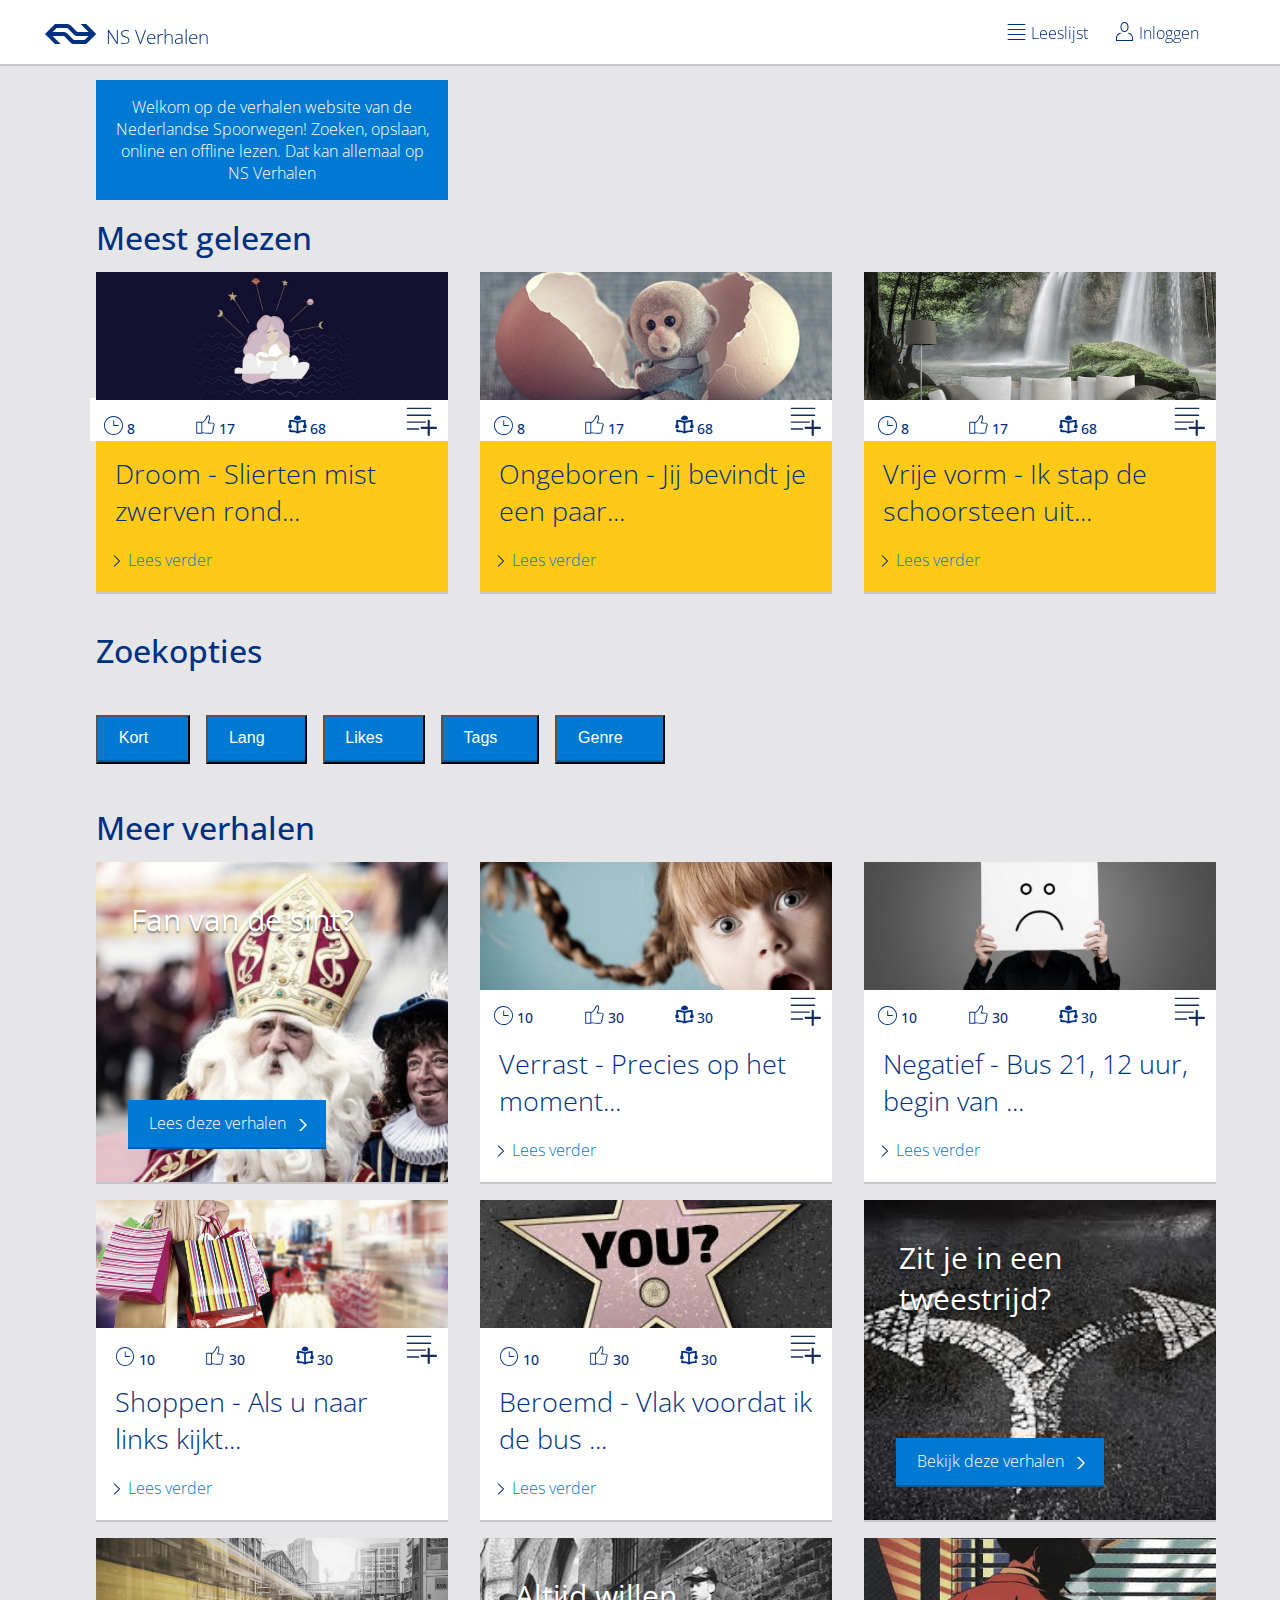
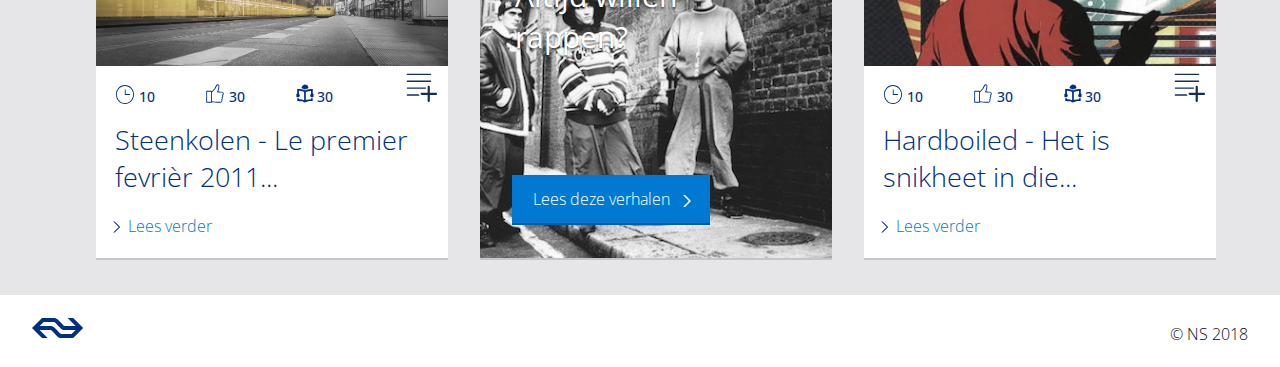
<file: NSVerhalen/index.html>
<!DOCTYPE html>
<html lang="nl">
<head>
  <meta charset="UTF-8">
  <meta name="viewport" content="width=device-width, initial-scale=1.0">
  <meta http-equiv="X-UA-Compatible" content="ie=edge">
  <title>NS Verhalen website</title>
  <link rel="stylesheet" href="css/main.css">
  <link href="https://fonts.googleapis.com/css?family=Open+Sans" rel="stylesheet">
</head>
<body>
  <header>
    <a href="index.html"><img src="img/logons.svg" alt=""><h1>NS Verhalen</h1></a>
    <nav>
      <ul>
        <li><a href="inloggenform.html">Leeslijst</a></li>
        <li><a href="inloggenform.html">Inloggen</a></li>
      </ul>
    </nav>
    <nav>
      <ul>
        <li><a href="#"><img src="img/lijst.svg" alt=""></a></li>
        <li><a href="inloggenform.html"><img src="img/account.svg" alt=""></a></li>
      </ul>
    </nav>
  </header>

  <main>
    <section>
      <p>Welkom op de verhalen website van de Nederlandse 
        Spoorwegen! Zoeken, opslaan, online en offline lezen. Dat kan allemaal op NS Verhalen</p>
      <h2>Meest gelezen</h2>
      <div>
        <article>
          <a href="droom.html"><img src="demoverhalen/imagedroom.jpg" alt=""></a>
          <footer>
            <p>8</p>
            <p>17</p>
            <p>68</p>
          </footer>
          <h3><a href="#">Droom - Slierten mist zwerven rond...</a></h3>
          <header>
            <a href="inloggenform.html"><img src="img/toevoegen_add.svg" alt=""></a>
            <p>+1</p>
          </header>
          <a href="droom.html">Lees verder</a>
        </article>
        <article>
          <a href="droom.html"><img src="demoverhalen/imageverrast.jpg" alt=""></a>
          <footer>
            <p>8</p>
            <p>17</p>
            <p>68</p>
          </footer>
          <h3><a href="droom.html">Ongeboren - Jij bevindt je een paar...</a></h3>
          <header>
            <a href="inloggenform.html"><img src="img/toevoegen_add.svg" alt=""></a>
            <p>+1</p>
          </header>
          <a href="droom.html">Lees verder</a>
        </article>
        <article>
          <a href="#"><img src="demoverhalen/imageessentie.jpg" alt=""></a>
          <footer>
            <p>8</p>
            <p>17</p>
            <p>68</p>
          </footer>
          <h3><a href="demoverhalen/droom.html">Vrije vorm - Ik stap de schoorsteen uit...</a></h3>
          <header>
            <a href="inloggenform.html"><img src="img/toevoegen_add.svg" alt=""></a>
            <p>+1</p>
          </header>
          <a href="demoverhalen/droom.html">Lees verder</a>
        </article>
      </div>
    </section>

    <section>
          <h2>Zoekopties</h2>
          <form action="#">
            <fieldset>
              <span>
              <div>
                <button type="button" name="filter1">Kort</button>
                <button type="button" name="filter2">Lang</button>
                <button type="button" name="filter3">Likes</button>
                <button type="button" name="filter3">Tags</button>
                <button type="button" name="filter3">Genre</button>
                </div>
                </span>
            </fieldset>
          </form>
        </section>

    <section>
      <h2>Meer verhalen</h2>
      <div>
        <article>
          <a href="#"><img src="demoverhalen/sint.jpg" alt=""></a>
          <div>
            <h3><a href="#">Fan van de sint?</a></h3>
            <a href="#">Lees deze verhalen</a>
          </div>
        </article>
        <article>
          <a href="#"><img src="demoverhalen/imagenotitie.jpg" alt=""></a>
          <footer>
            <p>10</p>
            <p>30</p>
            <p>30</p>
          </footer>
          <h3><a href="#">Verrast - Precies op het moment...</a></h3>
          <header>
            <a href="inloggenform.html"><img src="img/toevoegen_add.svg" alt=""></a>
          </header>
          <a href="#">Lees verder</a>
        </article>
        <article>
          <a href="#"><img src="demoverhalen/imagenegative.jpg" alt=""></a>
          <footer>
            <p>10</p>
            <p>30</p>
            <p>30</p>
          </footer>
          <h3><a href="#">Negatief - Bus 21, 12 uur, begin van ...</a></h3>
          <header>
            <a href="inloggenform.html"><img src="img/toevoegen_add.svg" alt=""></a>
          </header>
          <a href="#">Lees verder</a>
        </article>
      </div>
      <div>
        <article>
          <a href="#"><img src="demoverhalen/imagestory.jpg" alt=""></a>
          <footer>
            <p>10</p>
            <p>30</p>
            <p>30</p>
          </footer>
          <h3><a href="#">Shoppen - Als u naar links kijkt...</a></h3>
          <header>
            <a href="inloggenform.html"><img src="img/toevoegen_add.svg" alt=""></a>
          </header>
          <a href="#">Lees verder</a>
        </article>
        <article>
          <a href="#"><img src="demoverhalen/imagechoice.jpeg" alt=""></a>
          <footer>
            <p>10</p>
            <p>30</p>
            <p>30</p>
          </footer>
          <h3><a href="#">Beroemd - Vlak voordat ik de bus ...</a></h3>
          <header>
            <a href="#"><img src="img/toevoegen_add.svg" alt=""></a>
          </header>
          <a href="#">Lees verder</a>
        </article>
        <article>
          <a href="#"><img src="demoverhalen/choice.jpeg" alt=""></a>
          <div>
            <h3><a href="#">Zit je in een tweestrijd?</a></h3>
            <a href="#">Bekijk deze verhalen</a>
          </div>
        </article>
      </div>
      <div>
        <article>
          <a href="#"><img src="demoverhalen/imageblur.png" alt=""></a>
          <footer>
            <p>10</p>
            <p>30</p>
            <p>30</p>
          </footer>
          <h3><a href="#">Steenkolen - Le premier fevrièr 2011...</a></h3>
          <header>
            <a href="#"><img src="img/toevoegen_add.svg" alt=""></a>
          </header>
          <a href="#">Lees verder</a>
        </article>
        <article>
          <a href="#"><img src="demoverhalen/rap.jpg" alt=""></a>
          <div>
            <h3><a href="#">Altijd willen rappen?</a></h3>
            <a href="#">Lees deze verhalen</a>
          </div>
        </article>
        <article>
          <a href="#"><img src="demoverhalen/imageregenboog.jpg" alt=""></a>
          <footer>
            <p>10</p>
            <p>30</p>
            <p>30</p>
          </footer>
          <h3><a href="#">Hardboiled - Het is snikheet in die...</a></h3>
          <header>
            <a href="#"><img src="img/toevoegen_add.svg" alt=""></a>
          </header>
          <a href="#">Lees verder</a>
        </article>
      </div>
    </section>
  </main>

  <footer>
    <p>&copy; NS 2018</p>
    <a href="index.html"><img src="img/logons.svg" alt=""></a>
  </footer>

  <!-- <script type="text/javascript" src="js/save.js"></script> -->


</body>
</html>
</file>
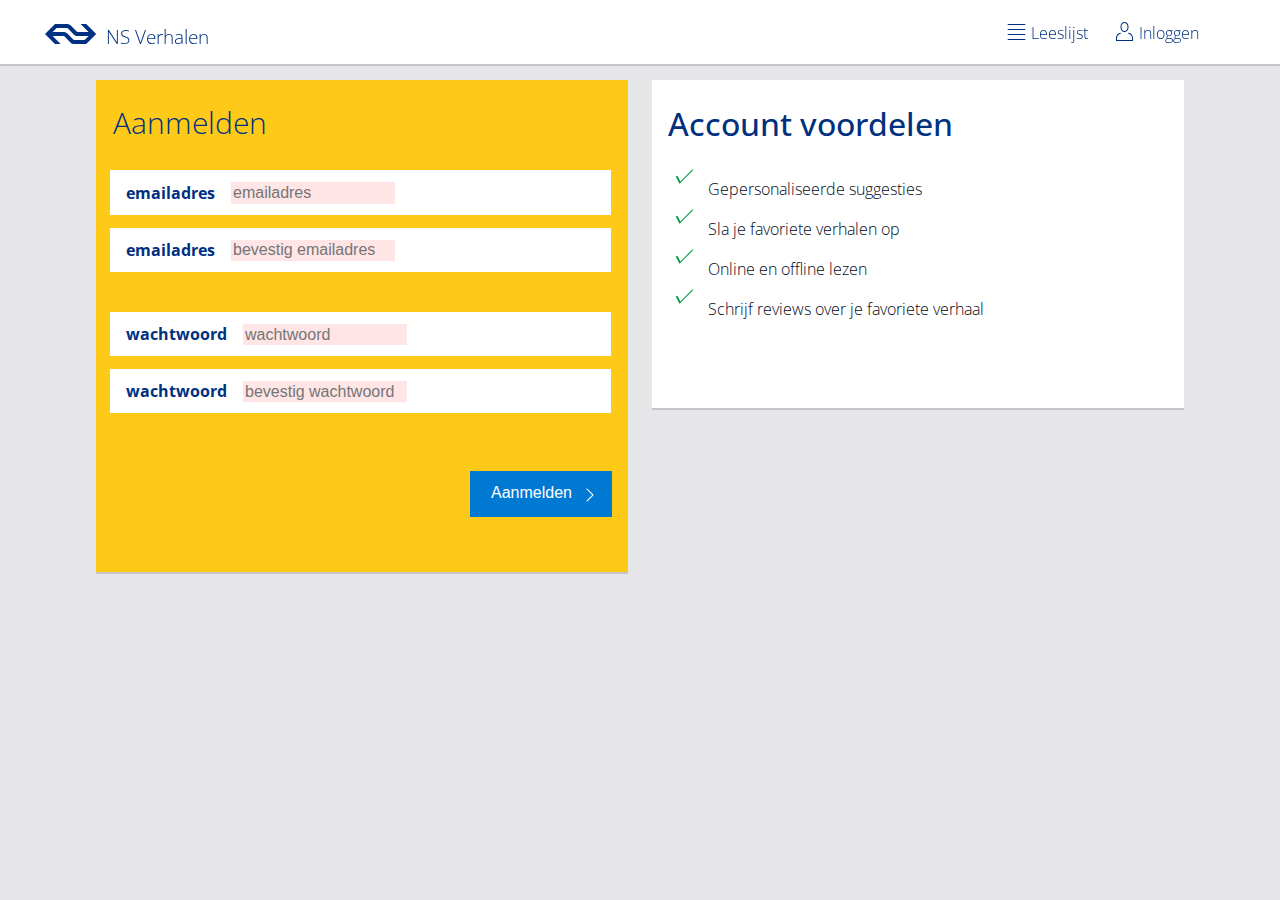
<file: NSVerhalen/aanmeldenform.html>
<!DOCTYPE html>
<html lang="nl">
<head>
  <meta charset="UTF-8">
  <meta name="viewport" content="width=device-width, initial-scale=1.0">
  <meta http-equiv="X-UA-Compatible" content="ie=edge">
  <title>NS Verhalen Aanmelden</title>
  <link rel="stylesheet" href="css/aanmelden.css">
  <link href="https://fonts.googleapis.com/css?family=Open+Sans" rel="stylesheet">
</head>
<body>
  <header>
    <a href="index.html"><img src="img/logons.svg" alt=""><h1>NS Verhalen</h1></a>
    <nav>
      <ul>
        <li><a href="inloggenform.html">Leeslijst</a></li>
        <li><a href="inloggenform.html">Inloggen</a></li>
      </ul>
    </nav>
    <nav>
      <ul>
        <li><a href="inloggenform.html"><img src="img/lijst.svg" alt=""></a></li>
        <li><a href="inloggenform.html"><img src="img/account.svg" alt=""></a></li>
      </ul>
    </nav>
  </header>

  <main>
    <form action="index2.html" method="get">
      <fieldset>
        <input type="radio" id="aanmelden" name="aanmeldenform" checked><label for="aanmelden">Aanmelden</label>
      </fieldset>
      <div>
        <fieldset>
          <label for="email_aanmelden">Emailadres<input id="email_aanmelden" type="email" required placeholder="emailadres"></label>
          <label for="email_aanmelden">Emailadres<input id="email_aanmelden2" type="email" required placeholder="bevestig emailadres"></label>
          <label for="wachtwoord_aanmelden">Wachtwoord<input id="wachtwoord_aanmelden" type="password" required pattern="(?=.*\d)(?=.*[a-z])(?=.*[A-Z]).{8,}" placeholder="wachtwoord"></label>
          <label for="wachtwoord_aanmelden">Wachtwoord<input id="wachtwoord_aanmelden2" type="password" required pattern="(?=.*\d)(?=.*[a-z])(?=.*[A-Z]).{8,}" placeholder="bevestig wachtwoord"></label>
        </fieldset>
        <button type="submit" name="aanmelden">Aanmelden</button>
      </div>
    </form>

    <section>
      <h2>Account voordelen</h2>
      <ul>
        <li>Gepersonaliseerde suggesties</li>
        <li>Sla je favoriete verhalen op</li>
        <li>Online en offline lezen</li>
        <li>Schrijf reviews over je favoriete verhaal</li>
      </ul>
    </section>

  </main>
</body>
</html>
</file>
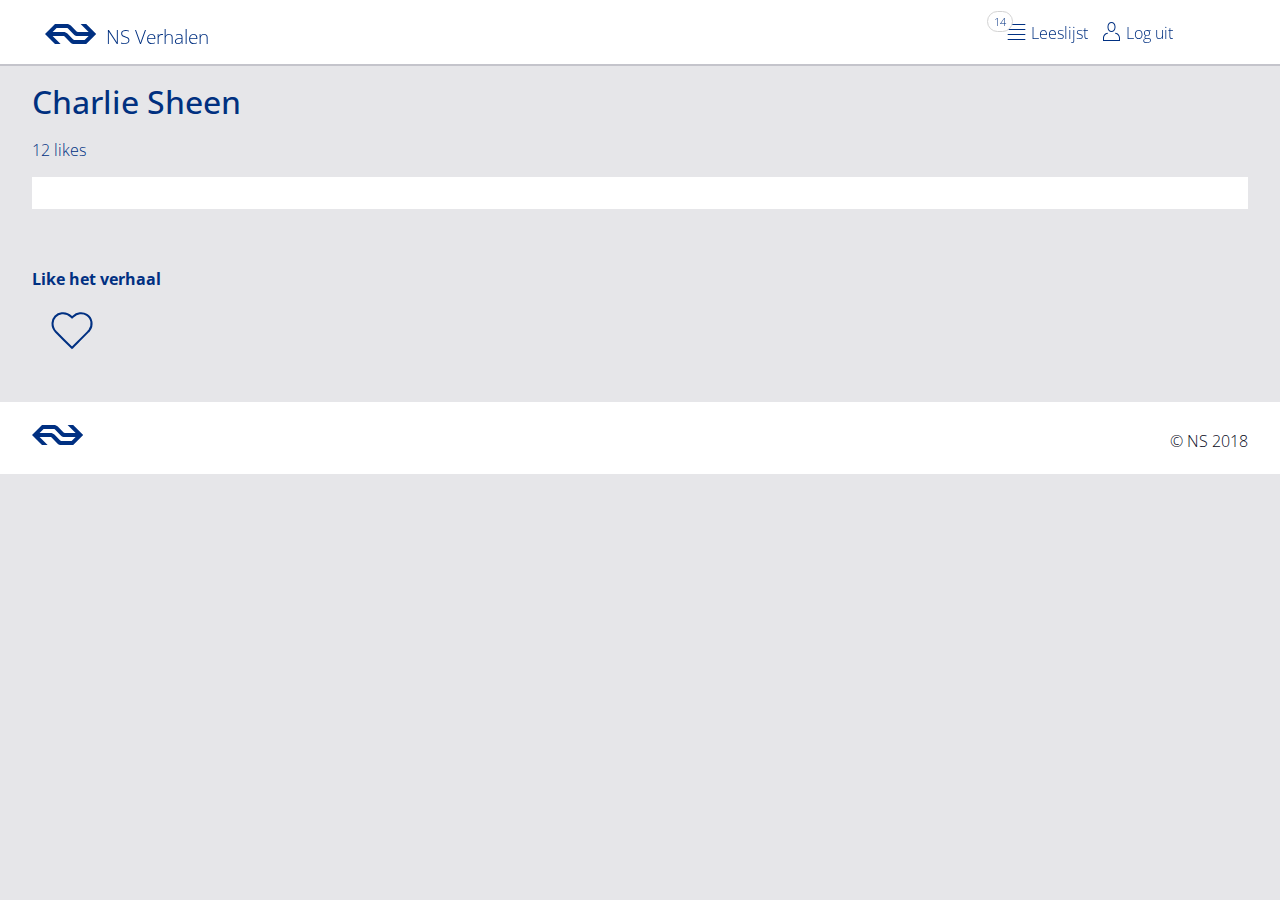
<file: NSVerhalen/charlie.html>
<!DOCTYPE html>
<html lang="nl">
<head>
  <meta charset="UTF-8">
  <meta name="viewport" content="width=device-width, initial-scale=1.0">
  <meta http-equiv="X-UA-Compatible" content="ie=edge">
  <title>NS - Charlie Sheen</title>
  <link rel="stylesheet" href="css/verhaal.css">
  <link href="https://fonts.googleapis.com/css?family=Open+Sans" rel="stylesheet">
</head>
<body>
  <header>
    <a href="index2.html"><img src="img/logons.svg" alt=""><h1>NS Verhalen</h1></a>
    <nav>
      <ul>
        <li><a href="leeslijst.html">Leeslijst</a></li>
        <li><a href="inloggenform.html">Log uit</a></li>
      </ul>
    </nav>
    <nav>
      <ul>
        <li><a href="leeslijst.html"><img src="img/lijst.svg" alt=""></a></li>
        <li><a href="index.html"><img src="img/account.svg" alt=""></a></li>
      </ul>
    </nav>
    <p>14</p>
  </header>

  <main>
    <section>
      <h2>Charlie Sheen</h2>
      <p>12 likes</p>
    </section>
    <section>
    <!-- <img src="demoverhalen/ongeboren-des.png" alt=""> -->
    <!-- <img src="demoverhalen/ongeboren-tab.png" alt=""> -->
    <!-- <img src="demoverhalen/ongeboren-phone.png" alt=""> -->
    </section>
    <section>
      <h5>Like het verhaal</h5>
      <p>+1</p>
      <img src="img/hart_icoon.svg" alt="">
    </section>
  </main>

  <footer>
    <p>&copy; NS 2018</p>
    <a href="index.html"><img src="img/logons.svg" alt=""></a>
  </footer>

  <script type="text/javascript" src="js/liken.js"></script>



</body>
</html>
</file>
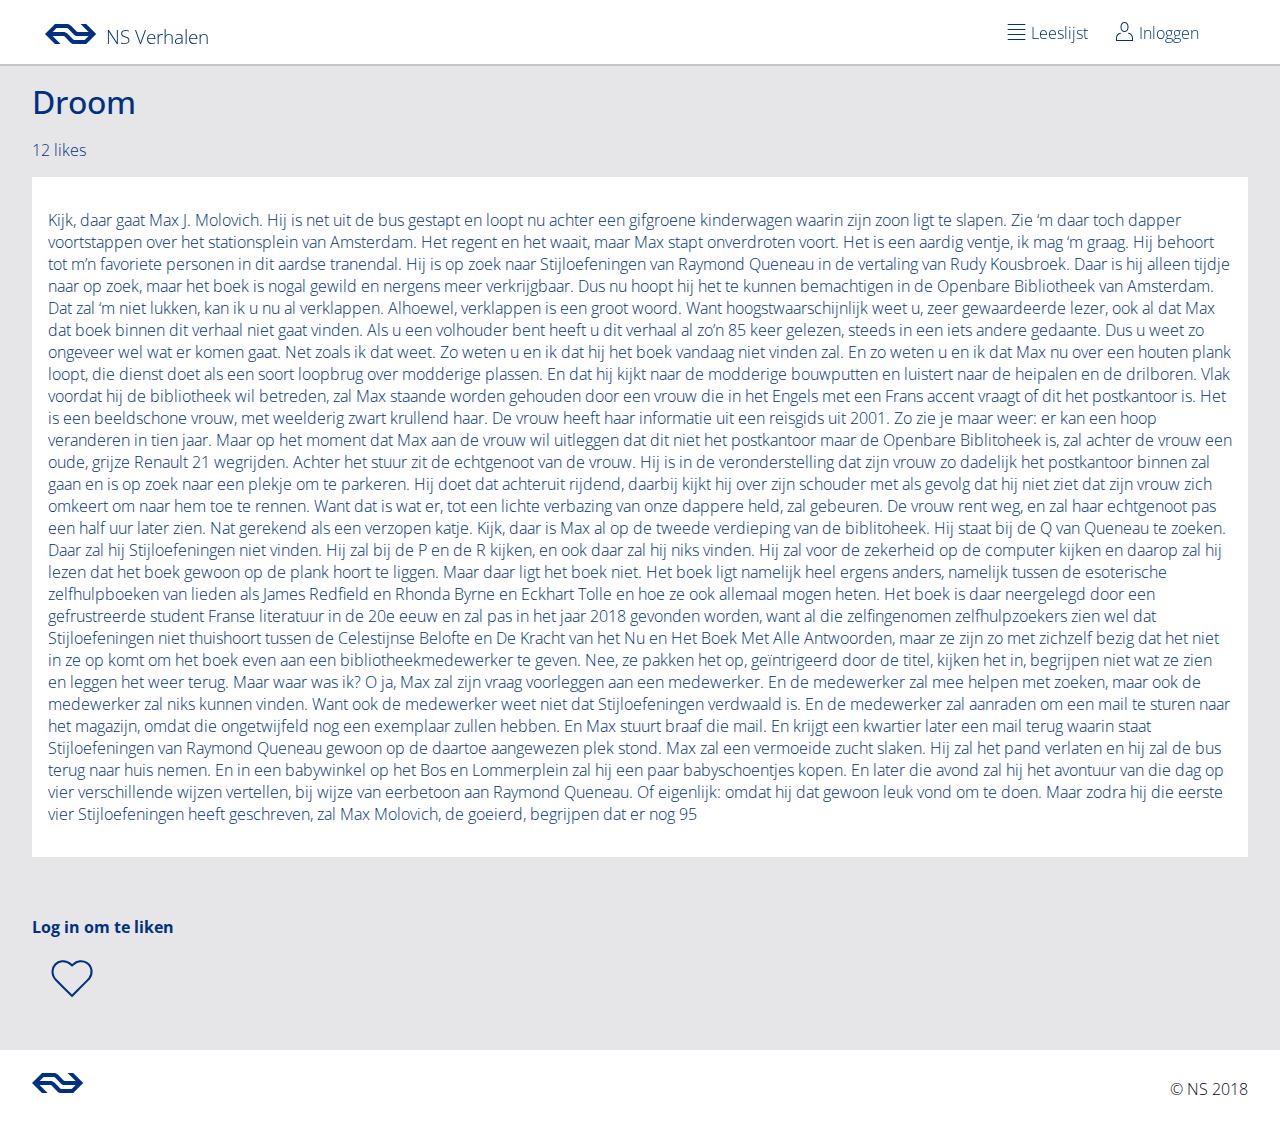
<file: NSVerhalen/droom.html>
<!DOCTYPE html>
<html lang="nl">
<head>
  <meta charset="UTF-8">
  <meta name="viewport" content="width=device-width, initial-scale=1.0">
  <meta http-equiv="X-UA-Compatible" content="ie=edge">
  <title>NS - Droom</title>
  <link rel="stylesheet" href="css/verhaal.css">
  <link href="https://fonts.googleapis.com/css?family=Open+Sans" rel="stylesheet">
</head>
<body>
  <header>
    <a href="index2.html"><img src="img/logons.svg" alt=""><h1>NS Verhalen</h1></a>
    <nav>
      <ul>
        <li><a href="inloggenform.html">Leeslijst</a></li>
        <li><a href="inloggenform.html">Inloggen</a></li>
      </ul>
    </nav>
    <nav>
      <ul>
        <li><a href="inloggenform.html"><img src="img/lijst.svg" alt=""></a></li>
        <li><a href="inloggenform.html"><img src="img/account.svg" alt=""></a></li>
      </ul>
    </nav>
    <!-- <p>8</p> -->
  </header>

  <main>
    <section>
      <h2>Droom</h2>
      <p>12 likes</p>
    </section>
    <section>
      <p>Kijk, daar gaat Max J. Molovich. Hij is net uit de bus gestapt en loopt nu achter een gifgroene kinderwagen waarin zijn zoon ligt te slapen. Zie ‘m daar toch dapper voortstappen over het stationsplein van Amsterdam. Het regent en het waait, maar Max stapt onverdroten voort. Het is een aardig ventje, ik mag ‘m graag. Hij behoort tot m’n favoriete personen in dit aardse tranendal. Hij is op zoek naar Stijloefeningen van Raymond Queneau in de vertaling van Rudy Kousbroek. Daar is hij alleen tijdje naar op zoek, maar het boek is nogal gewild en nergens meer verkrijgbaar. Dus nu hoopt hij het te kunnen bemachtigen in de Openbare Bibliotheek van Amsterdam. Dat zal ‘m niet lukken, kan ik u nu al verklappen. Alhoewel, verklappen is een groot woord. Want hoogstwaarschijnlijk weet u, zeer gewaardeerde lezer, ook al dat Max dat boek binnen dit verhaal niet gaat vinden. Als u een volhouder bent heeft u dit verhaal al zo’n 85 keer gelezen, steeds in een iets andere gedaante. Dus u weet zo ongeveer wel wat er komen gaat. Net zoals ik dat weet. Zo weten u en ik dat hij het boek vandaag niet vinden zal. En zo weten u en ik dat Max nu over een houten plank loopt, die dienst doet als een soort loopbrug over modderige plassen. En dat hij kijkt naar de modderige bouwputten en luistert naar de heipalen en de drilboren. Vlak voordat hij de bibliotheek wil betreden, zal Max staande worden gehouden door een vrouw die in het Engels met een Frans accent vraagt of dit het postkantoor is. Het is een beeldschone vrouw, met weelderig zwart krullend haar. De vrouw heeft haar informatie uit een reisgids uit 2001. Zo zie je maar weer: er kan een hoop veranderen in tien jaar. Maar op het moment dat Max aan de vrouw wil uitleggen dat dit niet het postkantoor maar de Openbare Biblitoheek is, zal achter de vrouw een oude, grijze Renault 21 wegrijden. Achter het stuur zit de echtgenoot van de vrouw. Hij is in de veronderstelling dat zijn vrouw zo dadelijk het postkantoor binnen zal gaan en is op zoek naar een plekje om te parkeren. Hij doet dat achteruit rijdend, daarbij kijkt hij over zijn schouder met als gevolg dat hij niet ziet dat zijn vrouw zich omkeert om naar hem toe te rennen. Want dat is wat er, tot een lichte verbazing van onze dappere held, zal gebeuren. De vrouw rent weg, en zal haar echtgenoot pas een half uur later zien. Nat gerekend als een verzopen katje. Kijk, daar is Max al op de tweede verdieping van de biblitoheek. Hij staat bij de Q van Queneau te zoeken. Daar zal hij Stijloefeningen niet vinden. Hij zal bij de P en de R kijken, en ook daar zal hij niks vinden. Hij zal voor de zekerheid op de computer kijken en daarop zal hij lezen dat het boek gewoon op de plank hoort te liggen. Maar daar ligt het boek niet. Het boek ligt namelijk heel ergens anders, namelijk tussen de esoterische zelfhulpboeken van lieden als James Redfield en Rhonda Byrne en Eckhart Tolle en hoe ze ook allemaal mogen heten. Het boek is daar neergelegd door een gefrustreerde student Franse literatuur in de 20e eeuw en zal pas in het jaar 2018 gevonden worden, want al die zelfingenomen zelfhulpzoekers zien wel dat Stijloefeningen niet thuishoort tussen de Celestijnse Belofte en De Kracht van het Nu en Het Boek Met Alle Antwoorden, maar ze zijn zo met zichzelf bezig dat het niet in ze op komt om het boek even aan een bibliotheekmedewerker te geven. Nee, ze pakken het op, geïntrigeerd door de titel, kijken het in, begrijpen niet wat ze zien en leggen het weer terug. Maar waar was ik? O ja, Max zal zijn vraag voorleggen aan een medewerker. En de medewerker zal mee helpen met zoeken, maar ook de medewerker zal niks kunnen vinden. Want ook de medewerker weet niet dat Stijloefeningen verdwaald is. En de medewerker zal aanraden om een mail te sturen naar het magazijn, omdat die ongetwijfeld nog een exemplaar zullen hebben. En Max stuurt braaf die mail. En krijgt een kwartier later een mail terug waarin staat Stijloefeningen van Raymond Queneau gewoon op de daartoe aangewezen plek stond. Max zal een vermoeide zucht slaken. Hij zal het pand verlaten en hij zal de bus terug naar huis nemen. En in een babywinkel op het Bos en Lommerplein zal hij een paar babyschoentjes kopen. En later die avond zal hij het avontuur van die dag op vier verschillende wijzen vertellen, bij wijze van eerbetoon aan Raymond Queneau. Of eigenlijk: omdat hij dat gewoon leuk vond om te doen. Maar zodra hij die eerste vier Stijloefeningen heeft geschreven, zal Max Molovich, de goeierd, begrijpen dat er nog 95</p>
    </section>
    <section>
      <h5>Log in om te liken</h5>
      <!-- <p>+1</p> -->
      <img a src="img/hart_icoon.svg" alt="">
    </section>
  </main>
  <footer>
    <p>&copy; NS 2018</p>
    <a href="index.html"><img src="img/logons.svg" alt=""></a>
  </footer>

  <!-- <script type="text/javascript" src="js/liken.js"></script> -->

</body>
</html>
</file>
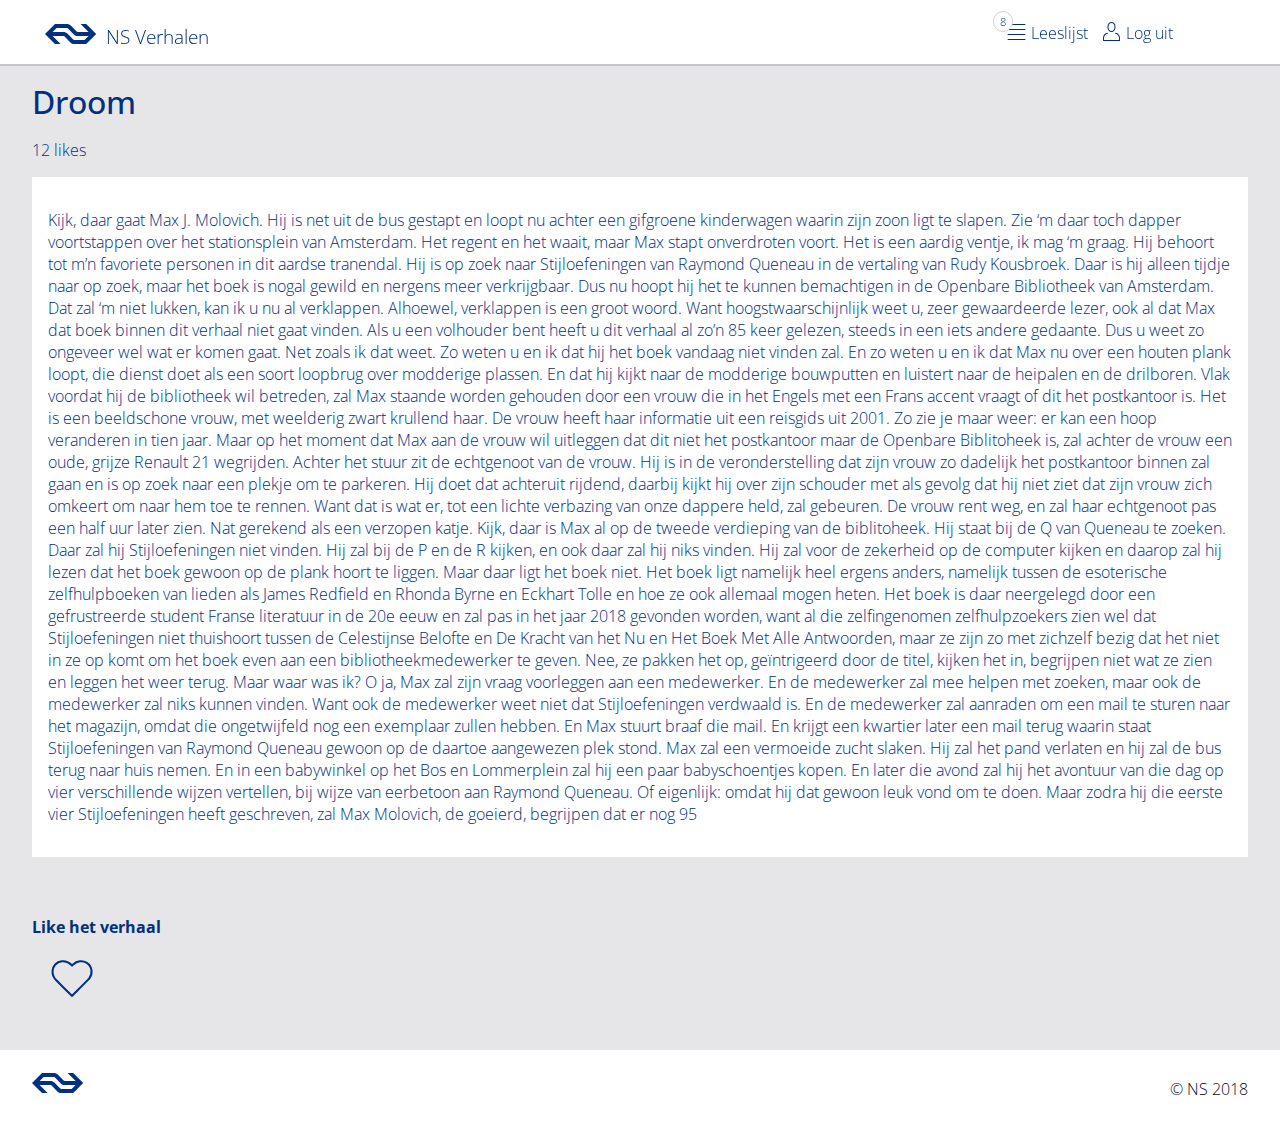
<file: NSVerhalen/droomlike.html>
<!DOCTYPE html>
<html lang="nl">
<head>
  <meta charset="UTF-8">
  <meta name="viewport" content="width=device-width, initial-scale=1.0">
  <meta http-equiv="X-UA-Compatible" content="ie=edge">
  <title>NS - Droom</title>
  <link rel="stylesheet" href="css/verhaal.css">
  <link href="https://fonts.googleapis.com/css?family=Open+Sans" rel="stylesheet">
</head>
<body>
  <header>
    <a href="index2.html"><img src="img/logons.svg" alt=""><h1>NS Verhalen</h1></a>
    <nav>
      <ul>
        <li><a href="leeslijst.html">Leeslijst</a></li>
        <li><a href="inloggenform.html">Log uit</a></li>
      </ul>
    </nav>
    <nav>
      <ul>
        <li><a href="inloggenform.html"><img src="img/lijst.svg" alt=""></a></li>
        <li><a href="inloggenform.html"><img src="img/account.svg" alt=""></a></li>
      </ul>
    </nav>
    <p>8</p>
  </header>

  <main>
    <section>
      <h2>Droom</h2>
      <p>12 likes</p>
    </section>
    <section>
      <p>Kijk, daar gaat Max J. Molovich. Hij is net uit de bus gestapt en loopt nu achter een gifgroene kinderwagen waarin zijn zoon ligt te slapen. Zie ‘m daar toch dapper voortstappen over het stationsplein van Amsterdam. Het regent en het waait, maar Max stapt onverdroten voort. Het is een aardig ventje, ik mag ‘m graag. Hij behoort tot m’n favoriete personen in dit aardse tranendal. Hij is op zoek naar Stijloefeningen van Raymond Queneau in de vertaling van Rudy Kousbroek. Daar is hij alleen tijdje naar op zoek, maar het boek is nogal gewild en nergens meer verkrijgbaar. Dus nu hoopt hij het te kunnen bemachtigen in de Openbare Bibliotheek van Amsterdam. Dat zal ‘m niet lukken, kan ik u nu al verklappen. Alhoewel, verklappen is een groot woord. Want hoogstwaarschijnlijk weet u, zeer gewaardeerde lezer, ook al dat Max dat boek binnen dit verhaal niet gaat vinden. Als u een volhouder bent heeft u dit verhaal al zo’n 85 keer gelezen, steeds in een iets andere gedaante. Dus u weet zo ongeveer wel wat er komen gaat. Net zoals ik dat weet. Zo weten u en ik dat hij het boek vandaag niet vinden zal. En zo weten u en ik dat Max nu over een houten plank loopt, die dienst doet als een soort loopbrug over modderige plassen. En dat hij kijkt naar de modderige bouwputten en luistert naar de heipalen en de drilboren. Vlak voordat hij de bibliotheek wil betreden, zal Max staande worden gehouden door een vrouw die in het Engels met een Frans accent vraagt of dit het postkantoor is. Het is een beeldschone vrouw, met weelderig zwart krullend haar. De vrouw heeft haar informatie uit een reisgids uit 2001. Zo zie je maar weer: er kan een hoop veranderen in tien jaar. Maar op het moment dat Max aan de vrouw wil uitleggen dat dit niet het postkantoor maar de Openbare Biblitoheek is, zal achter de vrouw een oude, grijze Renault 21 wegrijden. Achter het stuur zit de echtgenoot van de vrouw. Hij is in de veronderstelling dat zijn vrouw zo dadelijk het postkantoor binnen zal gaan en is op zoek naar een plekje om te parkeren. Hij doet dat achteruit rijdend, daarbij kijkt hij over zijn schouder met als gevolg dat hij niet ziet dat zijn vrouw zich omkeert om naar hem toe te rennen. Want dat is wat er, tot een lichte verbazing van onze dappere held, zal gebeuren. De vrouw rent weg, en zal haar echtgenoot pas een half uur later zien. Nat gerekend als een verzopen katje. Kijk, daar is Max al op de tweede verdieping van de biblitoheek. Hij staat bij de Q van Queneau te zoeken. Daar zal hij Stijloefeningen niet vinden. Hij zal bij de P en de R kijken, en ook daar zal hij niks vinden. Hij zal voor de zekerheid op de computer kijken en daarop zal hij lezen dat het boek gewoon op de plank hoort te liggen. Maar daar ligt het boek niet. Het boek ligt namelijk heel ergens anders, namelijk tussen de esoterische zelfhulpboeken van lieden als James Redfield en Rhonda Byrne en Eckhart Tolle en hoe ze ook allemaal mogen heten. Het boek is daar neergelegd door een gefrustreerde student Franse literatuur in de 20e eeuw en zal pas in het jaar 2018 gevonden worden, want al die zelfingenomen zelfhulpzoekers zien wel dat Stijloefeningen niet thuishoort tussen de Celestijnse Belofte en De Kracht van het Nu en Het Boek Met Alle Antwoorden, maar ze zijn zo met zichzelf bezig dat het niet in ze op komt om het boek even aan een bibliotheekmedewerker te geven. Nee, ze pakken het op, geïntrigeerd door de titel, kijken het in, begrijpen niet wat ze zien en leggen het weer terug. Maar waar was ik? O ja, Max zal zijn vraag voorleggen aan een medewerker. En de medewerker zal mee helpen met zoeken, maar ook de medewerker zal niks kunnen vinden. Want ook de medewerker weet niet dat Stijloefeningen verdwaald is. En de medewerker zal aanraden om een mail te sturen naar het magazijn, omdat die ongetwijfeld nog een exemplaar zullen hebben. En Max stuurt braaf die mail. En krijgt een kwartier later een mail terug waarin staat Stijloefeningen van Raymond Queneau gewoon op de daartoe aangewezen plek stond. Max zal een vermoeide zucht slaken. Hij zal het pand verlaten en hij zal de bus terug naar huis nemen. En in een babywinkel op het Bos en Lommerplein zal hij een paar babyschoentjes kopen. En later die avond zal hij het avontuur van die dag op vier verschillende wijzen vertellen, bij wijze van eerbetoon aan Raymond Queneau. Of eigenlijk: omdat hij dat gewoon leuk vond om te doen. Maar zodra hij die eerste vier Stijloefeningen heeft geschreven, zal Max Molovich, de goeierd, begrijpen dat er nog 95</p>
    </section>
    <section>
      <h5>Like het verhaal</h5>
      <p>+1</p>
      <img a src="img/hart_icoon.svg" alt="">
    </section>
  </main>
  <footer>
    <p>&copy; NS 2018</p>
    <a href="index.html"><img src="img/logons.svg" alt=""></a>
  </footer>

  <script type="text/javascript" src="js/liken.js"></script>

</body>
</html>
</file>
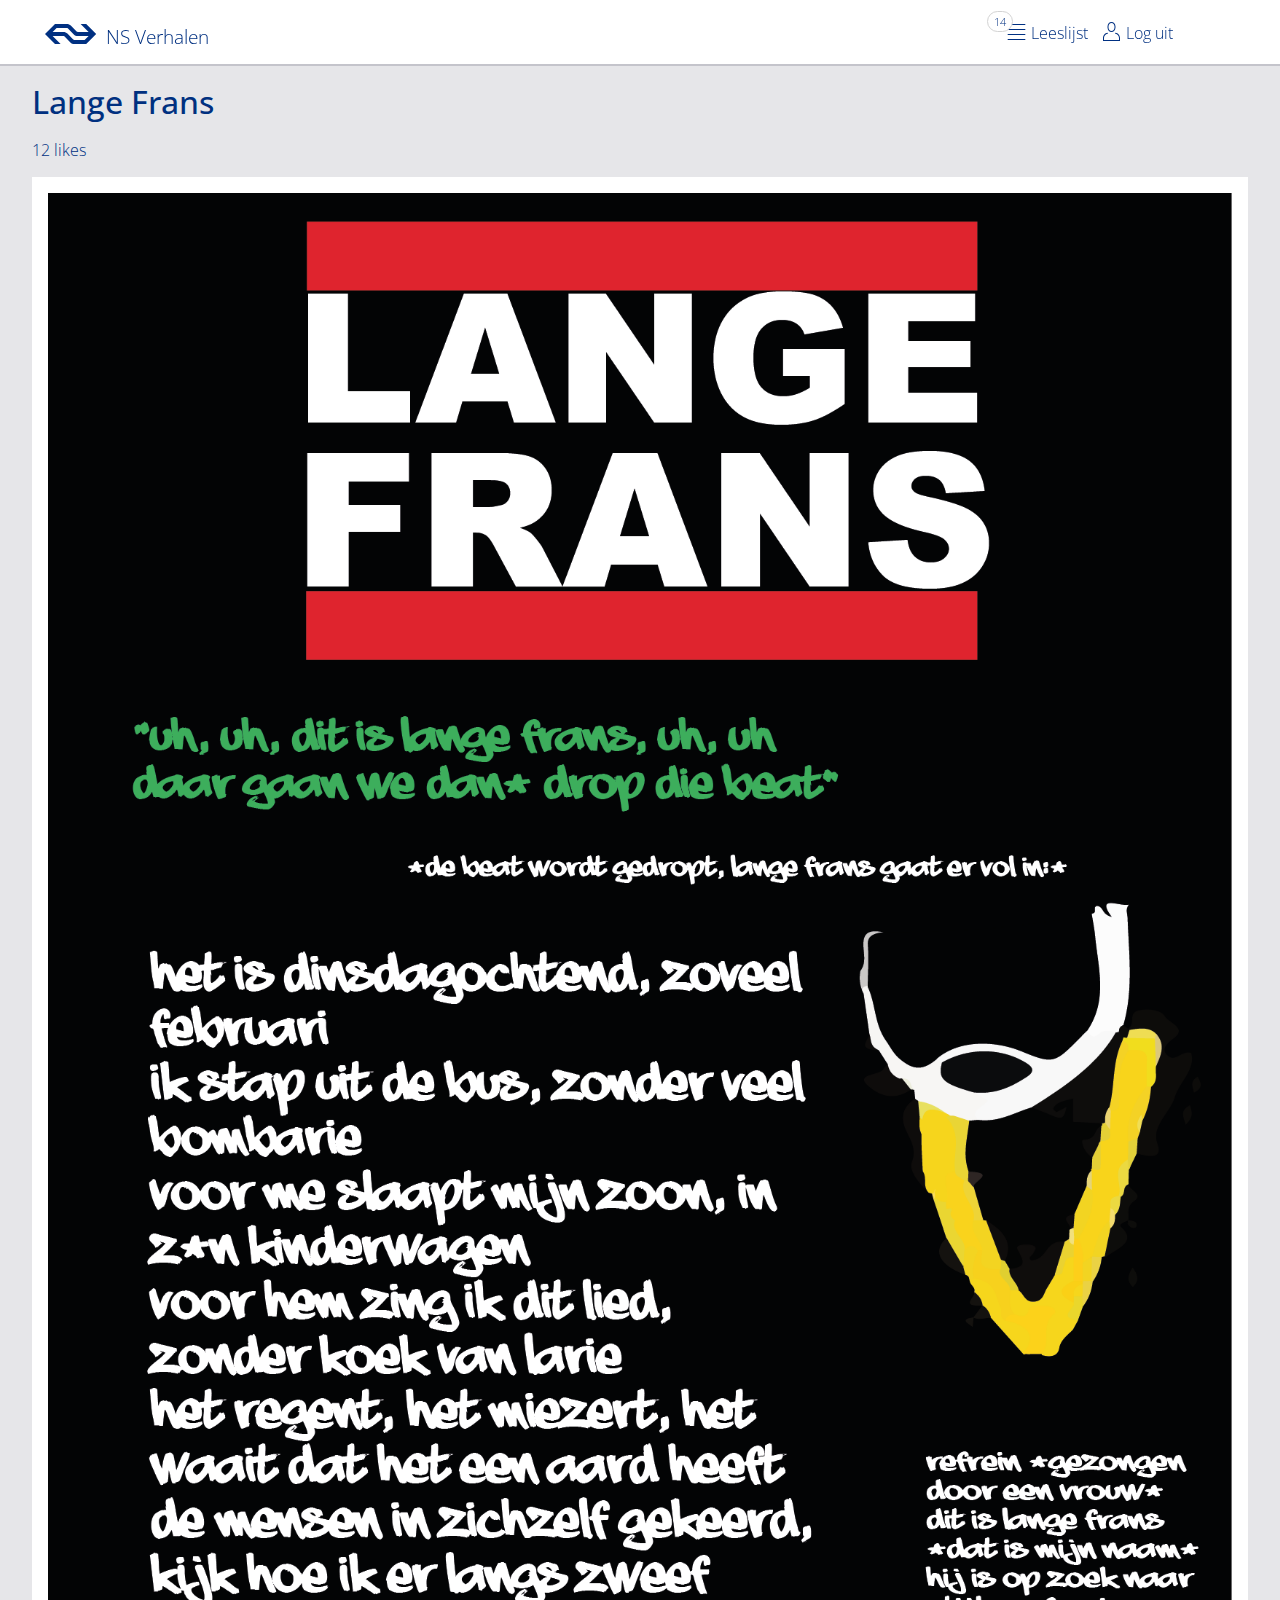
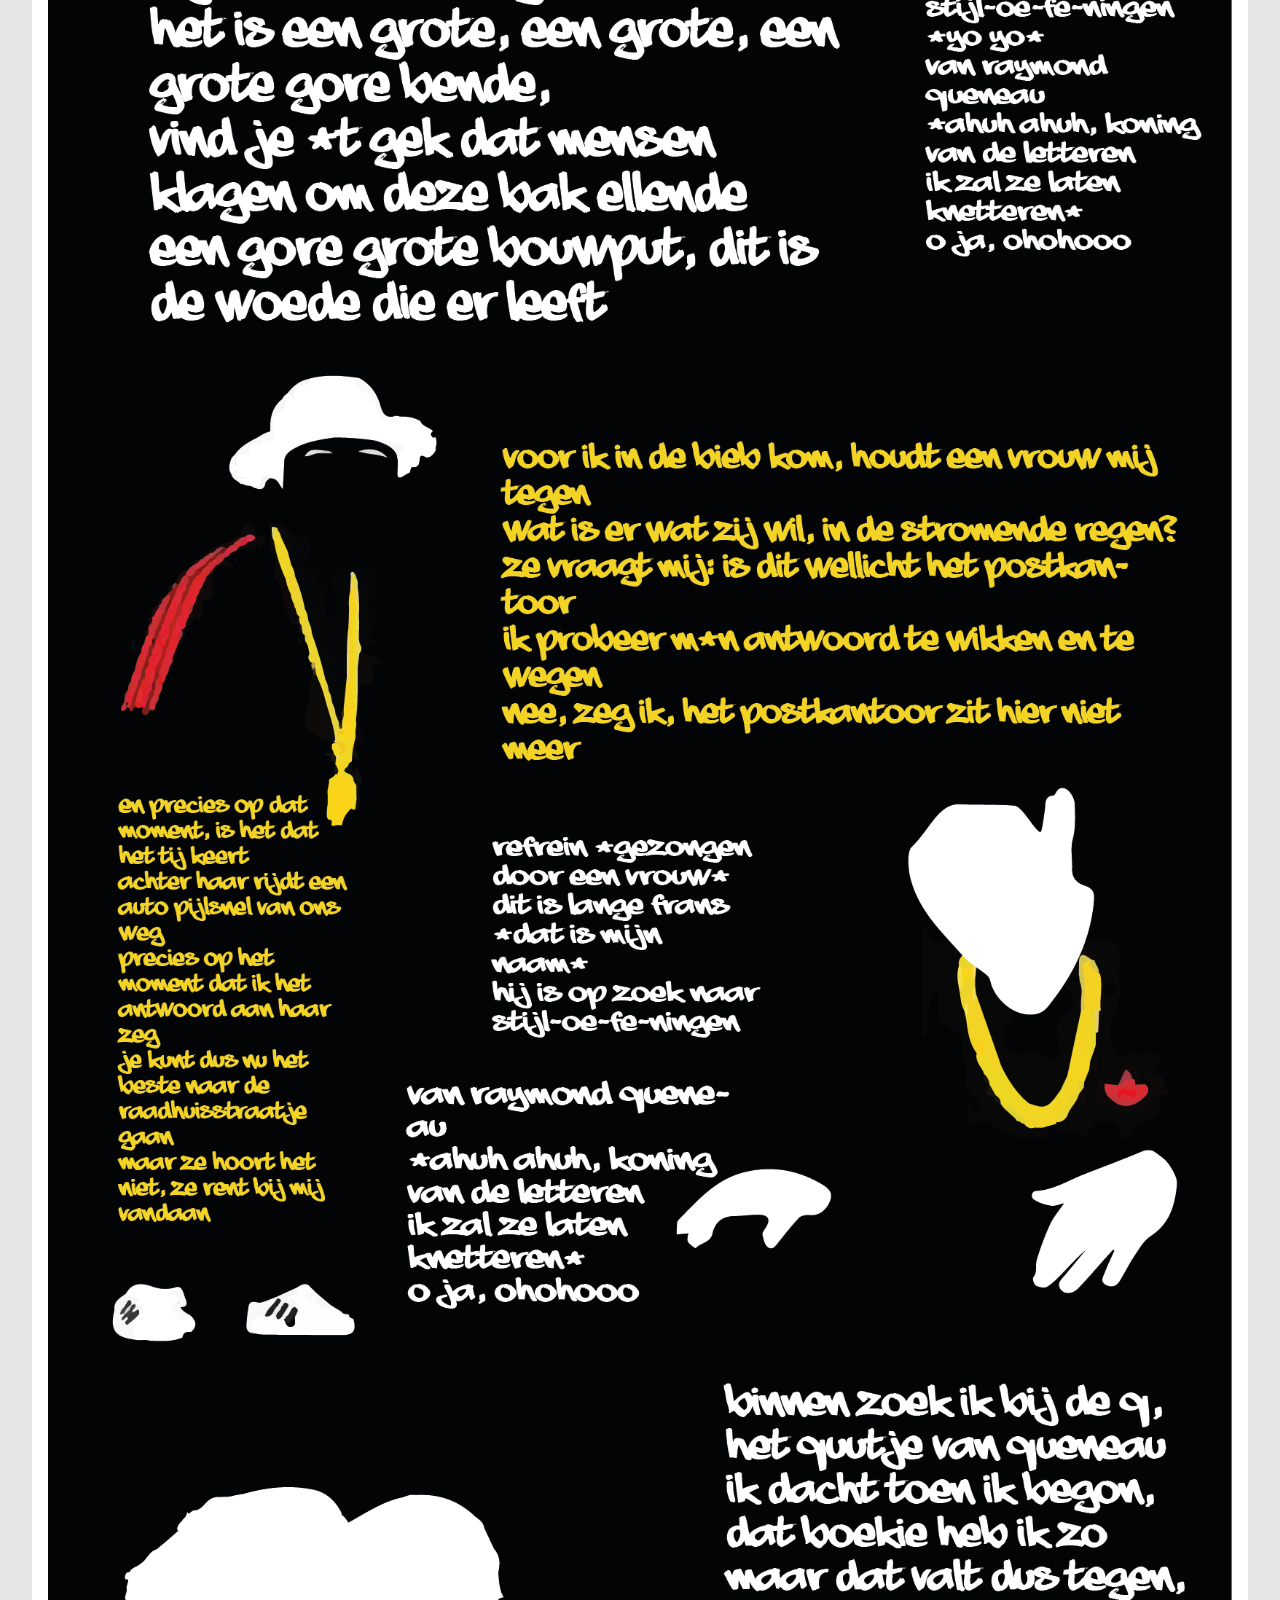
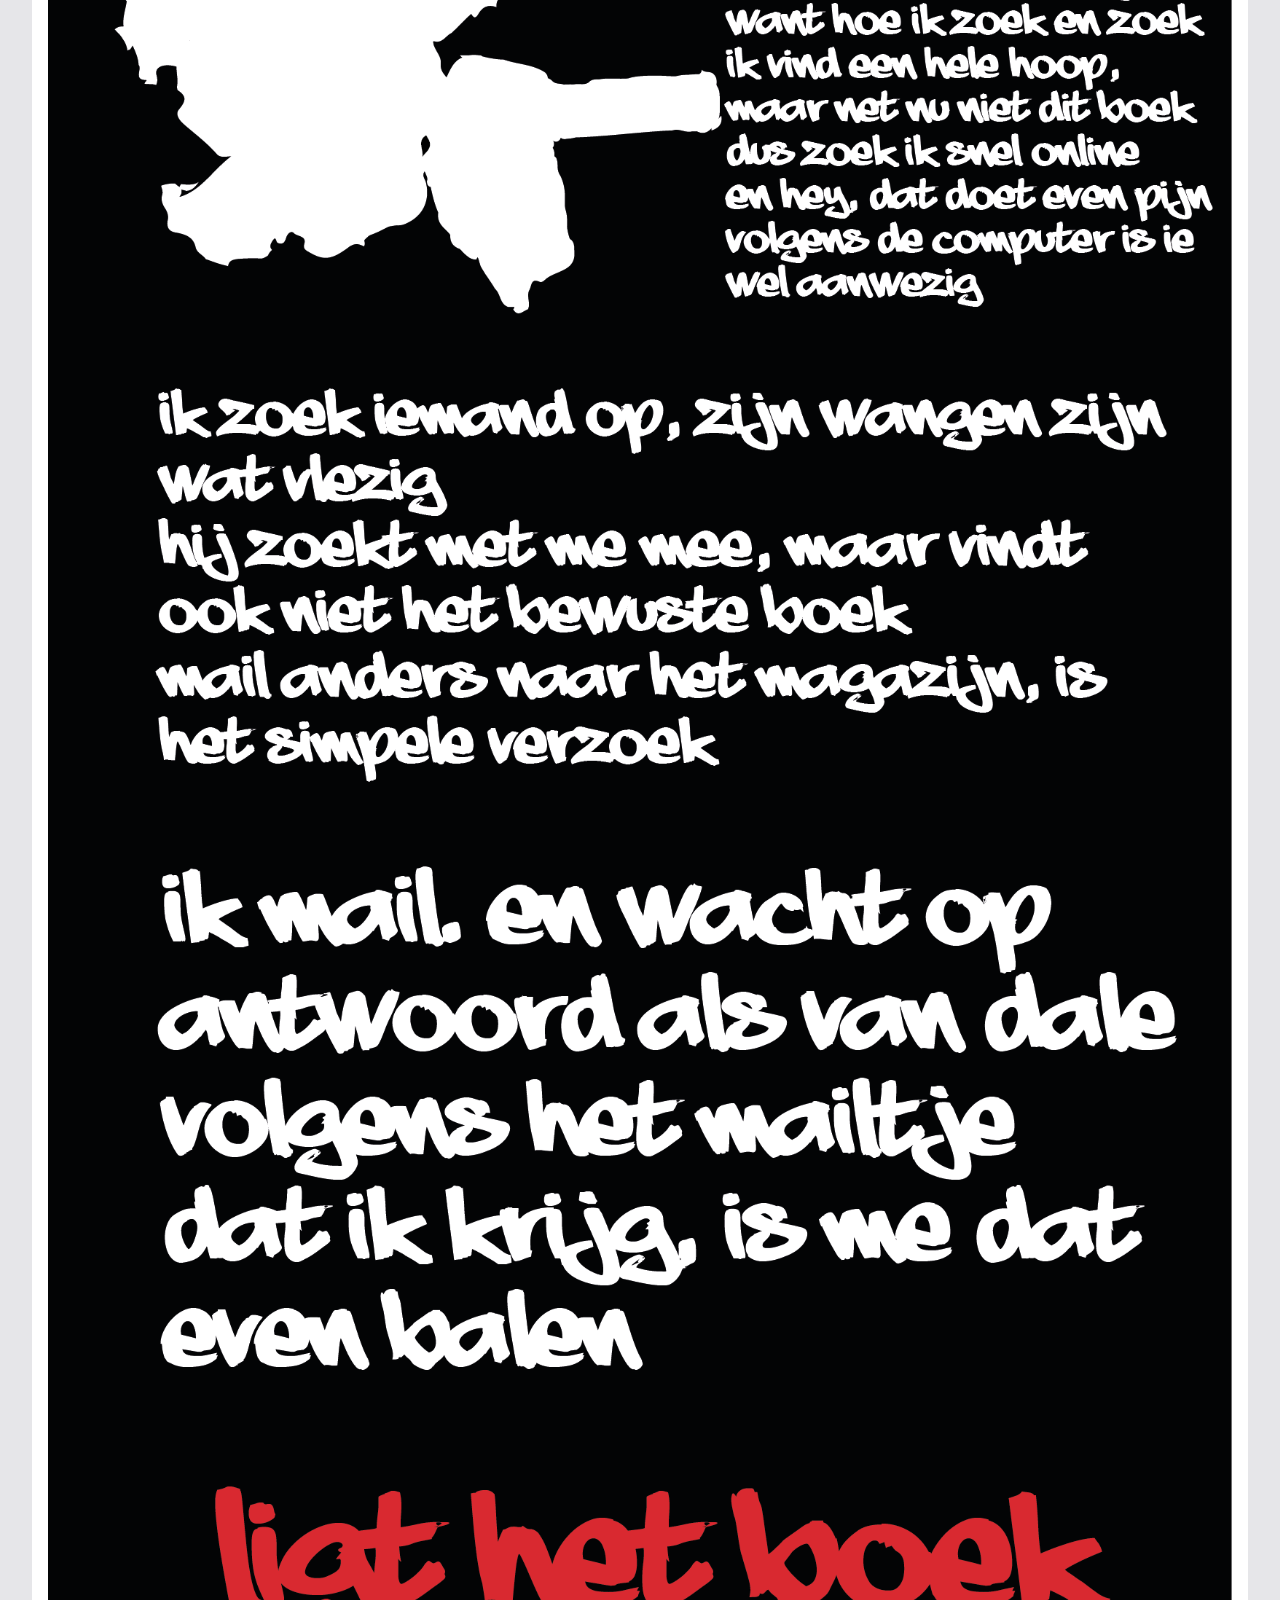
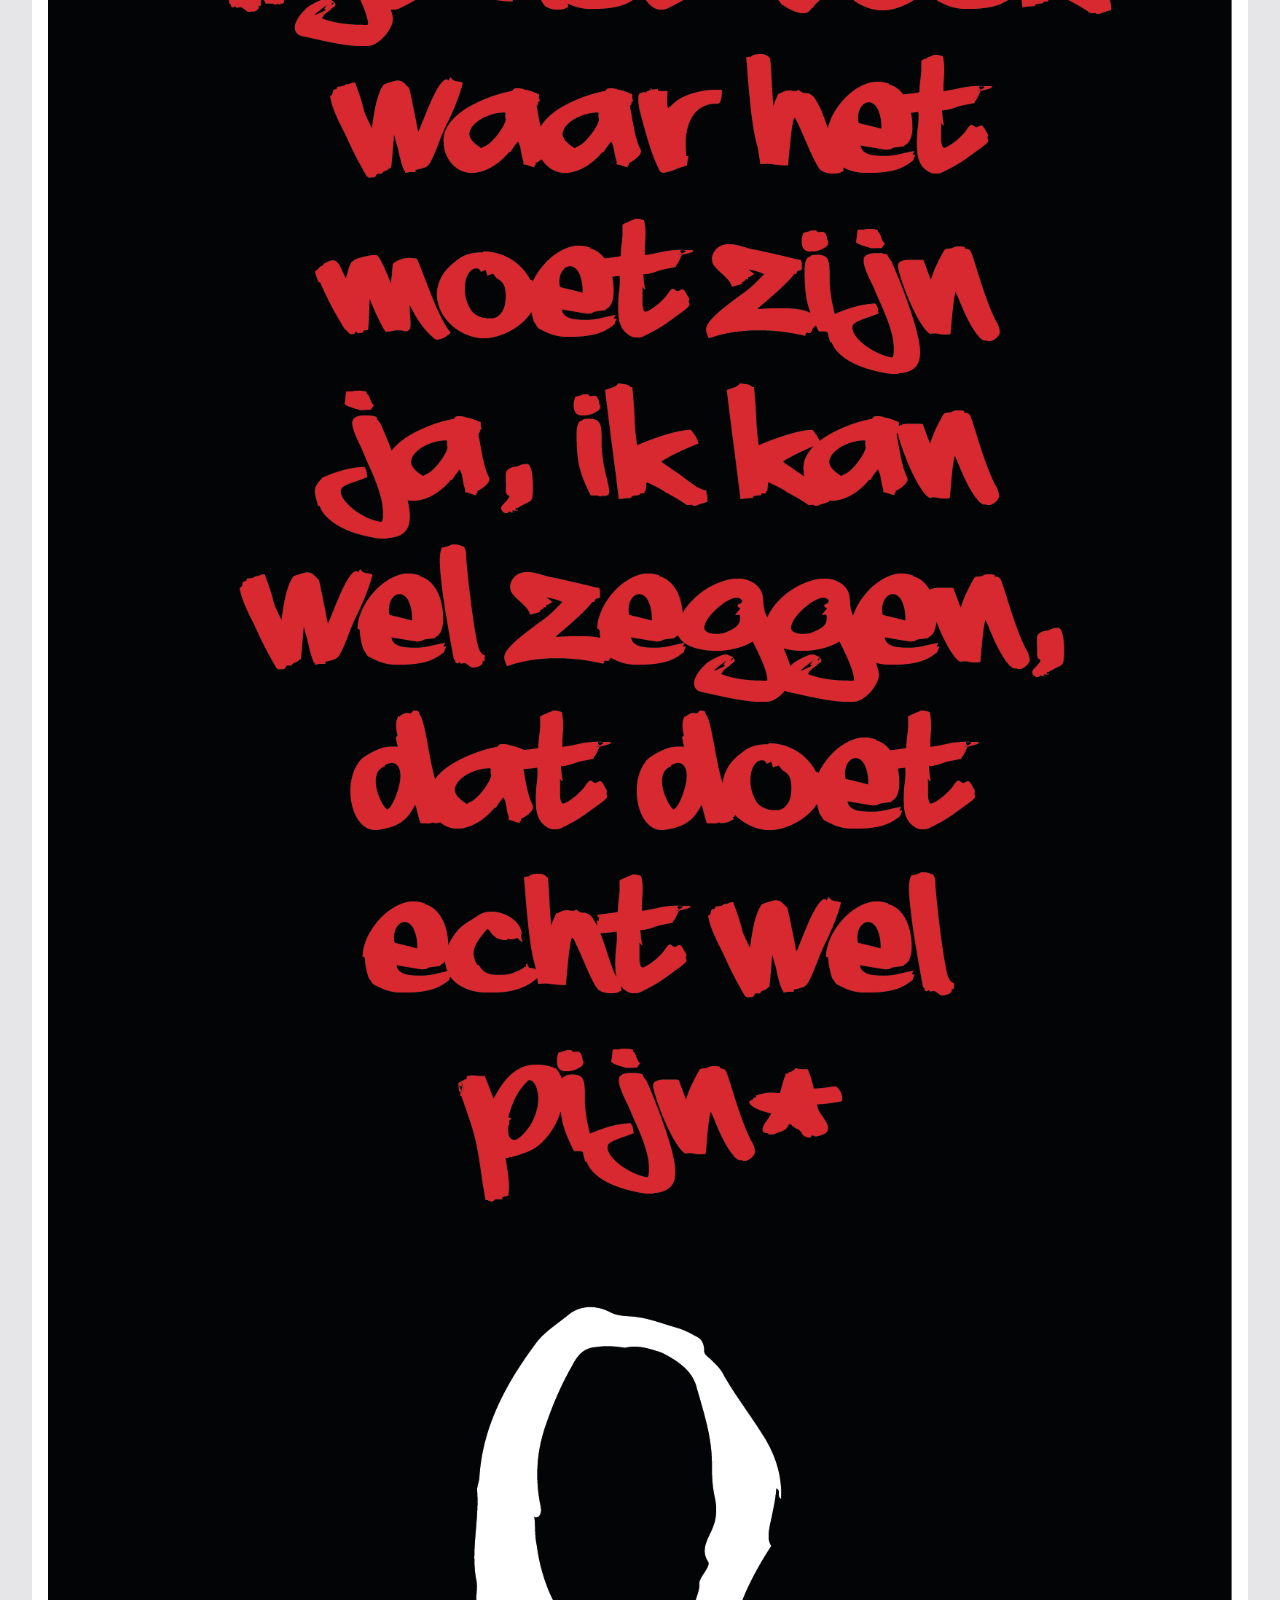
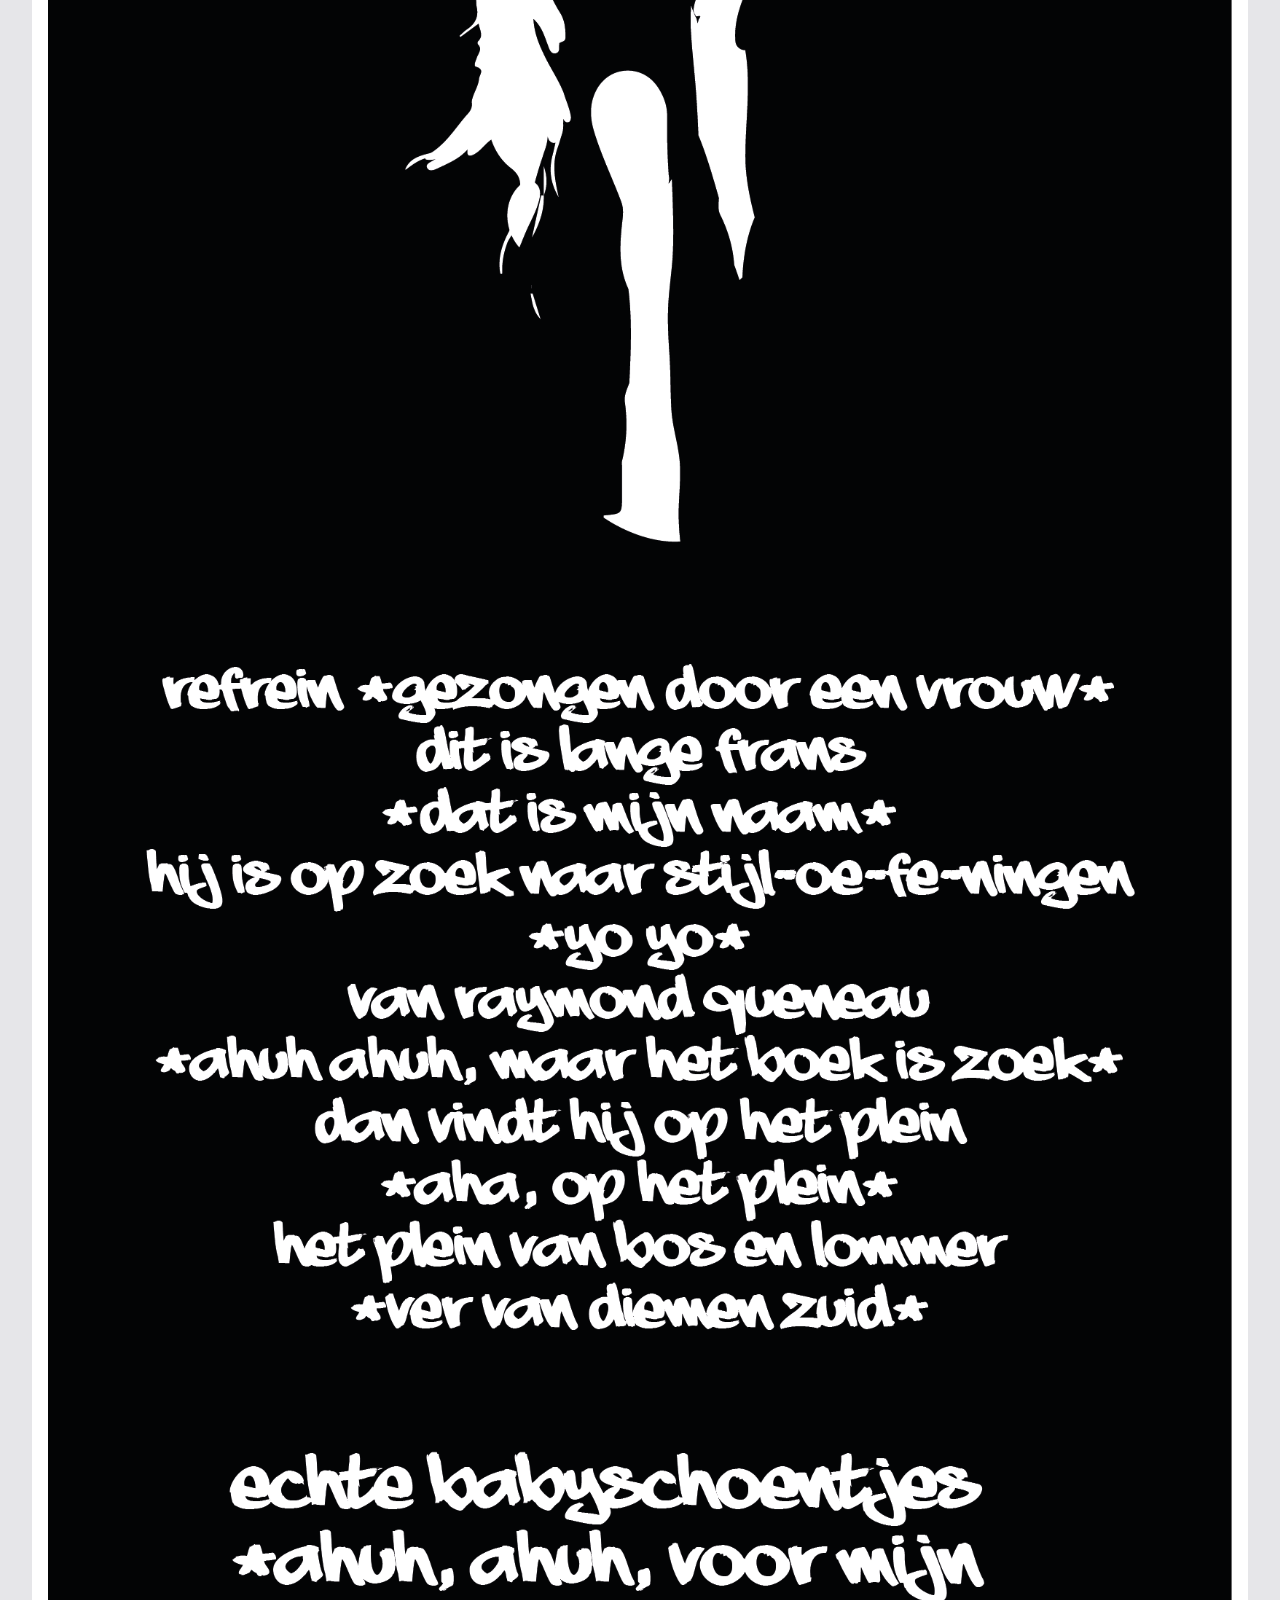
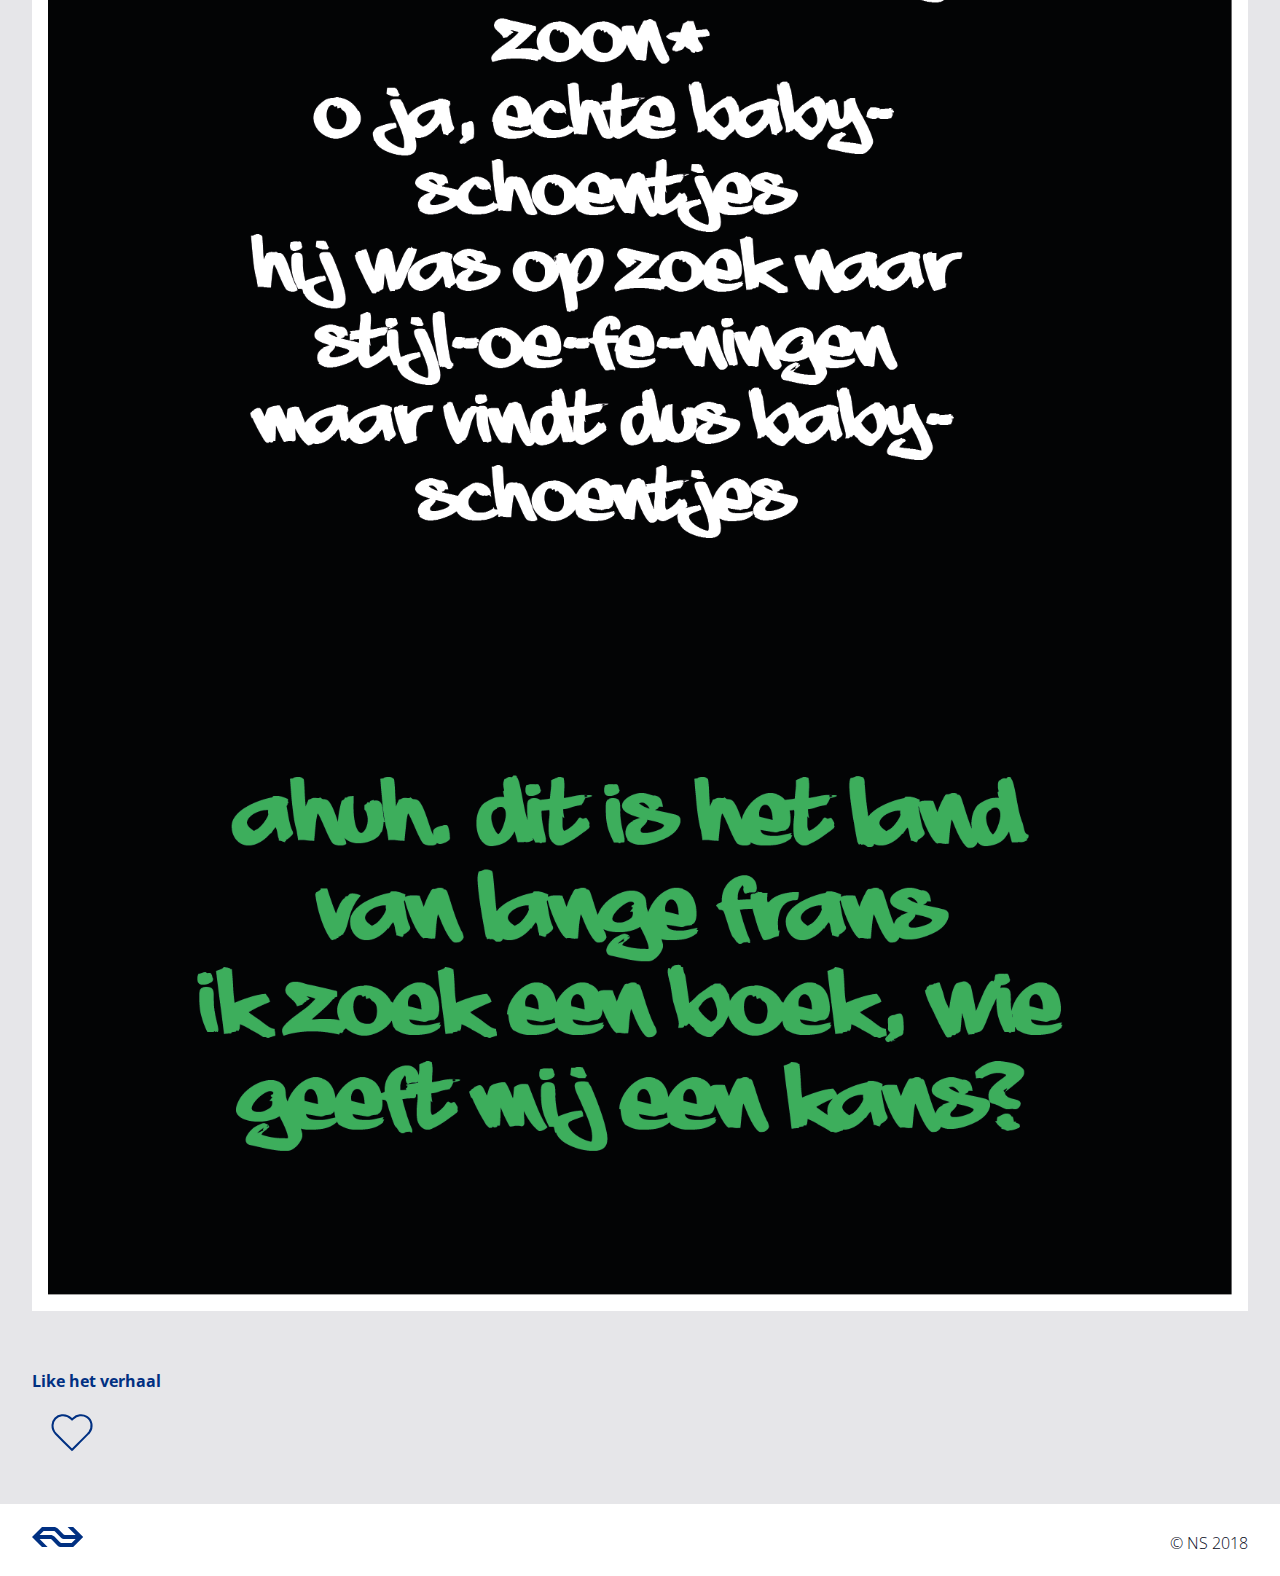
<file: NSVerhalen/frans.html>
<!DOCTYPE html>
<html lang="nl">
<head>
  <meta charset="UTF-8">
  <meta name="viewport" content="width=device-width, initial-scale=1.0">
  <meta http-equiv="X-UA-Compatible" content="ie=edge">
  <title>NS - Lange Frans</title>
  <link rel="stylesheet" href="css/verhaal.css">
  <link href="https://fonts.googleapis.com/css?family=Open+Sans" rel="stylesheet">
</head>
<body>
  <header>
    <a href="index2.html"><img src="img/logons.svg" alt=""><h1>NS Verhalen</h1></a>
    <nav>
      <ul>
        <li><a href="leeslijst.html">Leeslijst</a></li>
        <li><a href="inloggenform.html">Log uit</a></li>
      </ul>
    </nav>
    <nav>
      <ul>
        <li><a href="leeslijst.html"><img src="img/lijst.svg" alt=""></a></li>
        <li><a href="index.html"><img src="img/account.svg" alt=""></a></li>
      </ul>
    </nav>
    <p>14</p>
  </header>

  <main>
    <section>
      <h2>Lange Frans</h2>
      <p>12 likes</p>
    </section>
    <section>
    <img src="demoverhalen/frans-des.png" alt="">
    <img src="demoverhalen/frans-tab.png" alt="">
    <img src="demoverhalen/frans-phone.png" alt="">
    </section>
    <section>
      <h5>Like het verhaal</h5>
      <p>+1</p>
      <img src="img/hart_icoon.svg" alt="">
    </section>
  </main>

  <footer>
    <p>&copy; NS 2018</p>
    <a href="index.html"><img src="img/logons.svg" alt=""></a>
  </footer>

  <script type="text/javascript" src="js/liken.js"></script>



</body>
</html>
</file>
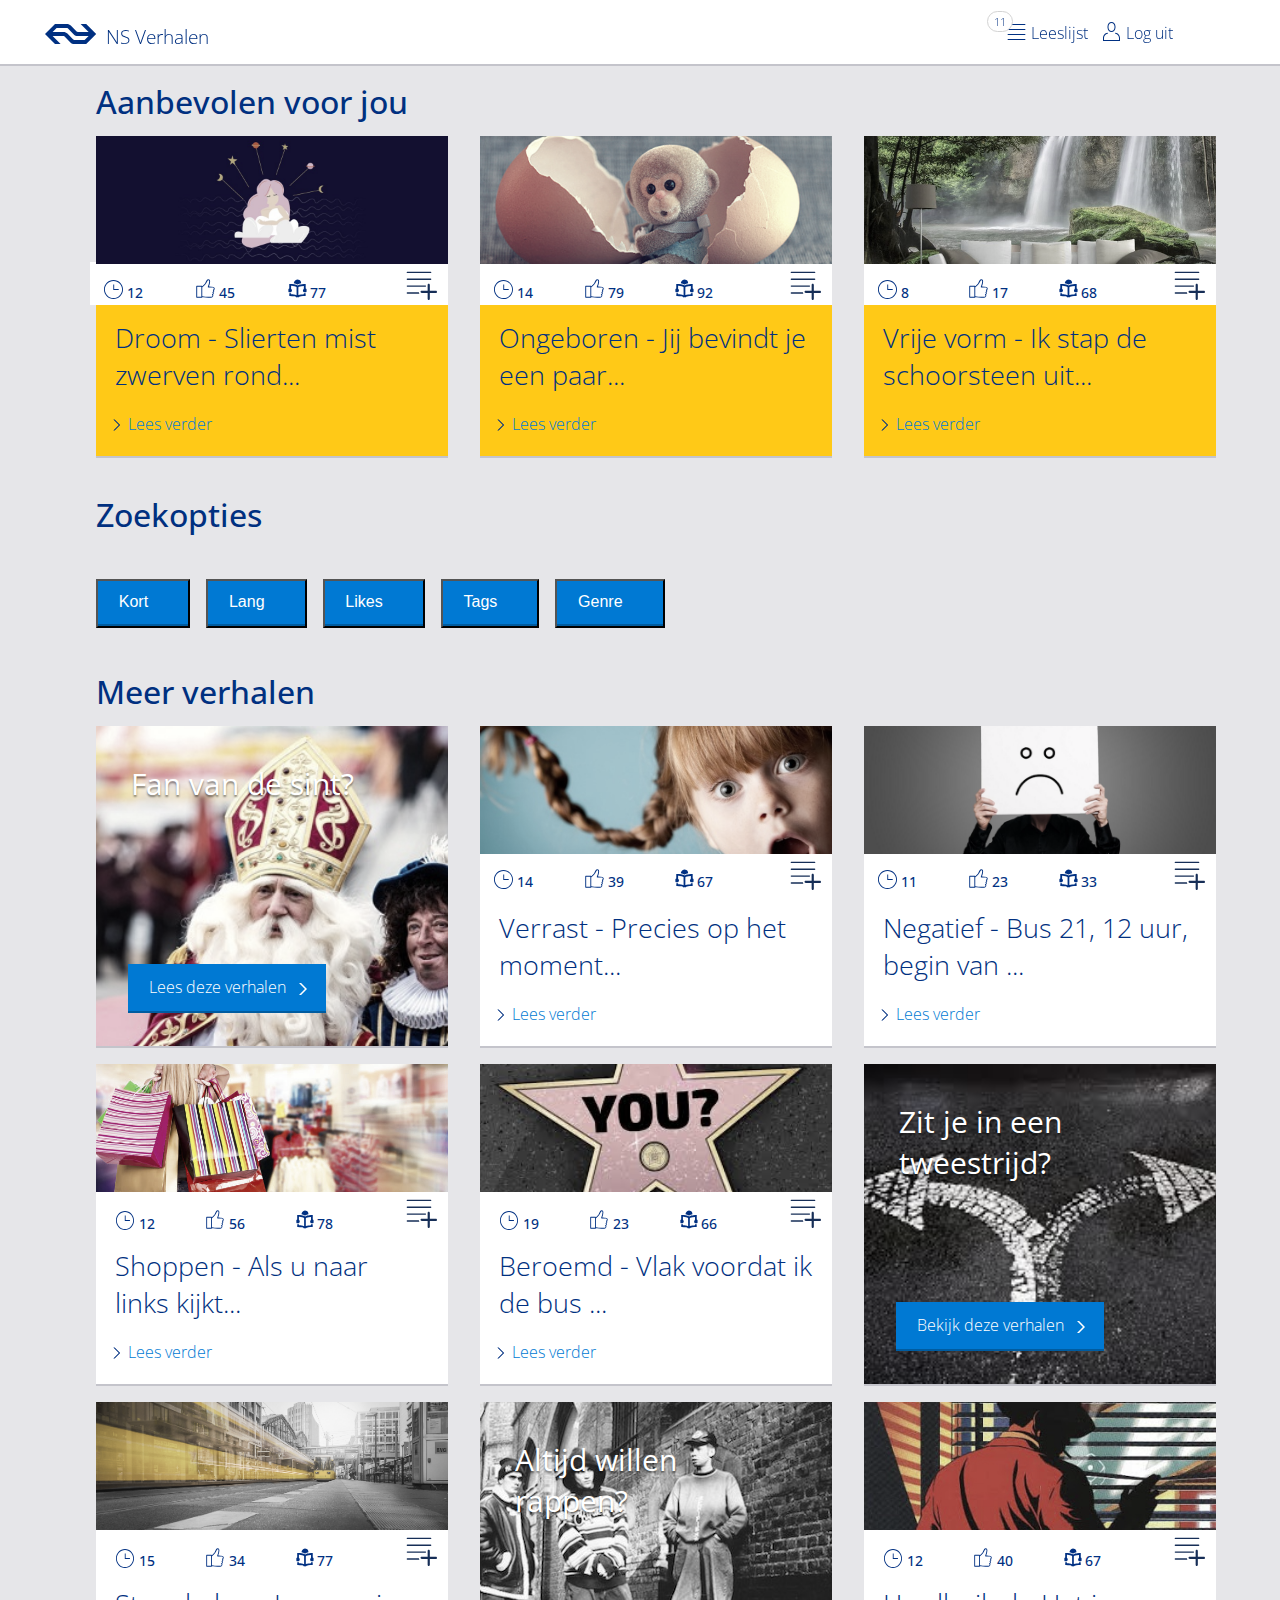
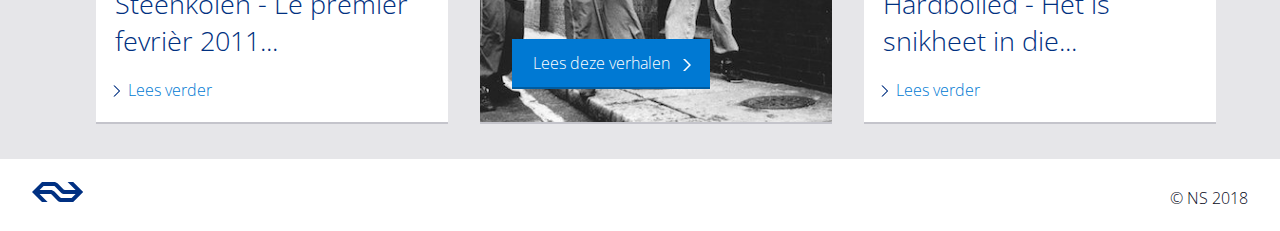
<file: NSVerhalen/index2.html>
<!DOCTYPE html>
<html lang="nl">
<head>
  <meta charset="UTF-8">
  <meta name="viewport" content="width=device-width, initial-scale=1.0">
  <meta http-equiv="X-UA-Compatible" content="ie=edge">
  <title>NS Verhalen website</title>
  <link rel="stylesheet" href="css/main.css">
  <link href="https://fonts.googleapis.com/css?family=Open+Sans" rel="stylesheet">
</head>
<body>
  <header>
    <a href="index2.html"><img src="img/logons.svg" alt=""><h1>NS Verhalen</h1></a>
    <nav>
      <ul>
        <li><a href="leeslijst.html">Leeslijst</a></li>
        <li><a href="inloggenform.html">Log uit</a></li>
      </ul>
    </nav>
    <nav>
      <ul>
        <li><a href="leeslijst.html"><img src="img/lijst.svg" alt=""></a></li>
        <li><a href="inloggenform.html"><img src="img/account.svg" alt=""></a></li>
      </ul>
    </nav>
    <p>11</p>
  </header>

  <main>
    <section>
      <h2>Aanbevolen voor jou</h2>
      <div>
        <article>
          <a href="droomlike.html"><img src="demoverhalen/imagedroom.jpg" alt=""></a>
          <footer>
            <p>12</p>
            <p>45</p>
            <p>77</p>
          </footer>
          <h3><a href="#">Droom - Slierten mist zwerven rond...</a></h3>
          <header>
            <a href="#"><img src="img/toevoegen_add.svg" alt=""></a>
            <p>+1</p>
          </header>
          <a href="droomlike.html">Lees verder</a>
        </article>
        <article>
          <a href="#"><img src="demoverhalen/imageverrast.jpg" alt=""></a>
          <footer>
            <p>14</p>
            <p>79</p>
            <p>92</p>
          </footer>
          <h3><a href="#">Ongeboren - Jij bevindt je een paar...</a></h3>
          <header>
            <a href="#"><img src="img/toevoegen_add.svg" alt=""></a>
            <p>+1</p>
          </header>
          <a href="ongeboren.html">Lees verder</a>
        </article>
        <article>
          <a href="#"><img src="demoverhalen/imageessentie.jpg" alt=""></a>
          <footer>
            <p>8</p>
            <p>17</p>
            <p>68</p>
          </footer>
          <h3><a href="#">Vrije vorm - Ik stap de schoorsteen uit...</a></h3>
          <header>
            <a href="#"><img src="img/toevoegen_add.svg" alt=""></a>
            <p>+1</p>
          </header>
          <a href="frans.html">Lees verder</a>
        </article>
      </div>
    </section>

    <section>
          <h2>Zoekopties</h2>
          <form action="#">
            <fieldset>
              <span>
              <div>
                <button type="button" name="filter1">Kort</button>
                <button type="button" name="filter2">Lang</button>
                <button type="button" name="filter3">Likes</button>
                <button type="button" name="filter3">Tags</button>
                <button type="button" name="filter3">Genre</button>
                </div>
                </span>
            </fieldset>
          </form>
        </section>

    <section>
      <h2>Meer verhalen</h2>
      <div>
        <article>
          <a href="#"><img src="demoverhalen/sint.jpg" alt=""></a>
          <div>
            <h3><a href="#">Fan van de sint?</a></h3>
            <a href="#">Lees deze verhalen</a>
          </div>
        </article>
        <article>
          <a href="#"><img src="demoverhalen/imagenotitie.jpg" alt=""></a>
          <footer>
            <p>14</p>
            <p>39</p>
            <p>67</p>
          </footer>
          <h3><a href="#">Verrast - Precies op het moment...</a></h3>
          <header>
            <a href="#"><img src="img/toevoegen_add.svg" alt=""></a>
          </header>
          <a href="#">Lees verder</a>
        </article>
        <article>
          <a href="#"><img src="demoverhalen/imagenegative.jpg" alt=""></a>
          <footer>
            <p>11</p>
            <p>23</p>
            <p>33</p>
          </footer>
          <h3><a href="#">Negatief - Bus 21, 12 uur, begin van ...</a></h3>
          <header>
            <a href="#"><img src="img/toevoegen_add.svg" alt=""></a>
          </header>
          <a href="#">Lees verder</a>
        </article>
      </div>
      <div>
        <article>
          <a href="#"><img src="demoverhalen/imagestory.jpg" alt=""></a>
          <footer>
            <p>12</p>
            <p>56</p>
            <p>78</p>
          </footer>
          <h3><a href="#">Shoppen - Als u naar links kijkt...</a></h3>
          <header>
            <a href="#"><img src="img/toevoegen_add.svg" alt=""></a>
          </header>
          <a href="#">Lees verder</a>
        </article>
        <article>
          <a href="#"><img src="demoverhalen/imagechoice.jpeg" alt=""></a>
          <footer>
            <p>19</p>
            <p>23</p>
            <p>66</p>
          </footer>
          <h3><a href="#">Beroemd - Vlak voordat ik de bus ...</a></h3>
          <header>
            <a href="#"><img src="img/toevoegen_add.svg" alt=""></a>
          </header>
          <a href="#">Lees verder</a>
        </article>
        <article>
          <a href="#"><img src="demoverhalen/choice.jpeg" alt=""></a>
          <div>
            <h3><a href="#">Zit je in een tweestrijd?</a></h3>
            <a href="#">Bekijk deze verhalen</a>
          </div>
        </article>
      </div>
      <div>
        <article>
          <a href="#"><img src="demoverhalen/imageblur.png" alt=""></a>
          <footer>
            <p>15</p>
            <p>34</p>
            <p>77</p>
          </footer>
          <h3><a href="#">Steenkolen - Le premier fevrièr 2011...</a></h3>
          <header>
            <a href="#"><img src="img/toevoegen_add.svg" alt=""></a>
          </header>
          <a href="#">Lees verder</a>
        </article>
        <article>
          <a href="#"><img src="demoverhalen/rap.jpg" alt=""></a>
          <div>
            <h3><a href="#">Altijd willen rappen?</a></h3>
            <a href="#">Lees deze verhalen</a>
          </div>
        </article>
        <article>
          <a href="#"><img src="demoverhalen/imageregenboog.jpg" alt=""></a>
          <footer>
            <p>12</p>
            <p>40</p>
            <p>67</p>
          </footer>
          <h3><a href="#">Hardboiled - Het is snikheet in die...</a></h3>
          <header>
            <a href="#"><img src="img/toevoegen_add.svg" alt=""></a>
          </header>
          <a href="#">Lees verder</a>
        </article>
      </div>
    </section>
  </main>

  <footer>
    <p>&copy; NS 2018</p>
    <a href="index.html"><img src="img/logons.svg" alt=""></a>
  </footer>

  <script type="text/javascript" src="js/save.js"></script>


</body>
</html>
</file>
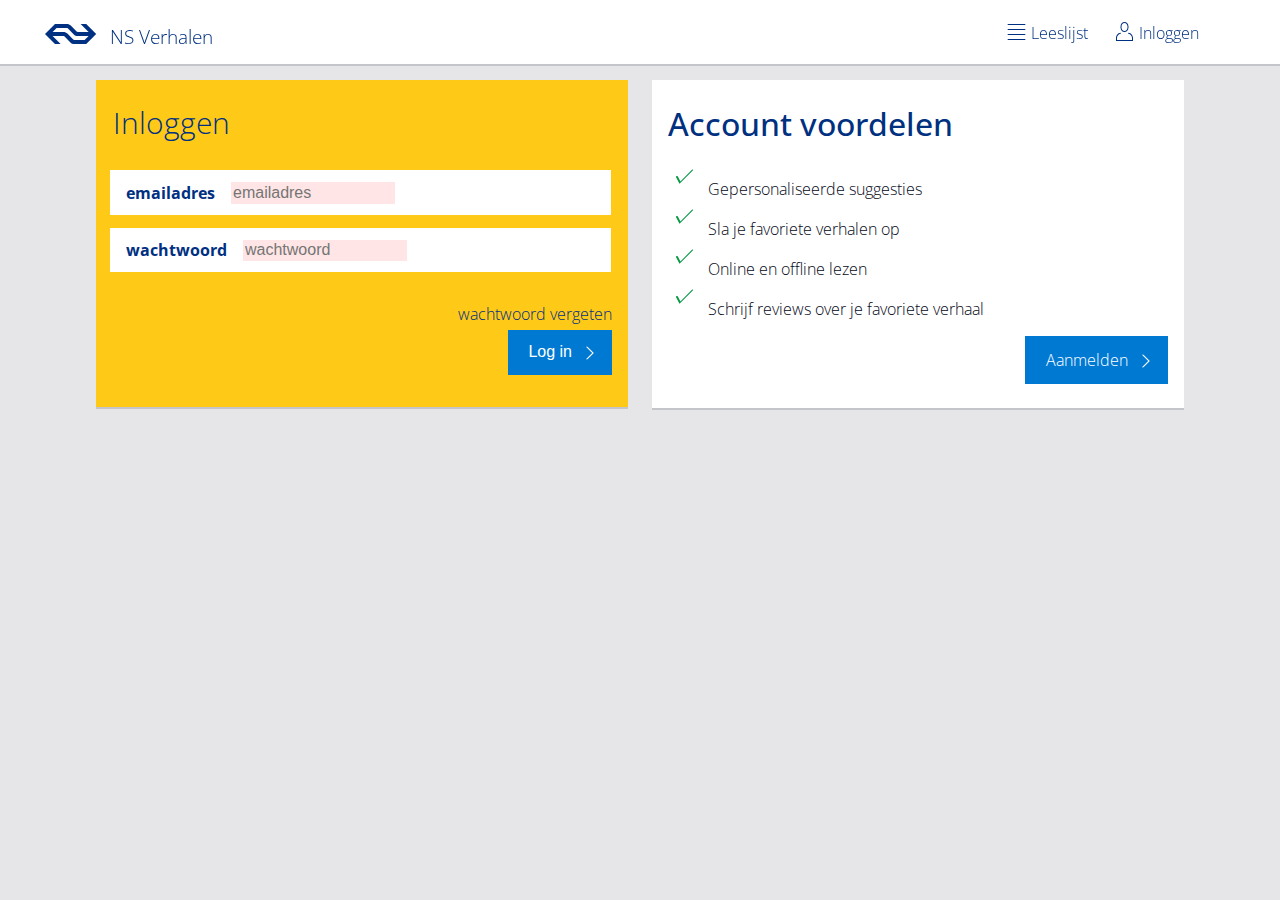
<file: NSVerhalen/inloggenform.html>
<!DOCTYPE html>
<html lang="nl">

<head>
  <meta charset="UTF-8">
  <meta name="viewport" content="width=device-width, initial-scale=1.0">
  <meta http-equiv="X-UA-Compatible" content="ie=edge">
  <title>NS Verhalen Inloggen</title>
  <link rel="stylesheet" href="css/inloggen.css">
  <link href="https://fonts.googleapis.com/css?family=Open+Sans" rel="stylesheet">
</head>

<body>
  <header>
    <a href="index.html"><img src="img/logons.svg" alt="">
      <h1>NS Verhalen</h1>
    </a>
    <nav>
      <ul>
        <li><a href="inloggenform.html">Leeslijst</a></li>
        <li><a href="inloggenform.html">Inloggen</a></li>
      </ul>
    </nav>
    <nav>
      <ul>
        <li><a href="inloggenform.html"><img src="img/lijst.svg" alt=""></a></li>
        <li><a href="inloggenform.html"><img src="img/account.svg" alt=""></a></li>
      </ul>
    </nav>
  </header>

  <main>
    <form action="index2.html" method="get">
      <fieldset>
        <input type="radio" id="inloggen" name="inloggenform" checked><label for="inloggen">Inloggen</label>
      </fieldset>
      <div>
        <fieldset>
          <label for="email_inlog">Emailadres<input id="email_inlog" type="email" required placeholder="emailadres"></label>
          <label for="wachtwoord_inlog">Wachtwoord<input id="wachtwoord_inlog" type="password" required pattern="(?=.*\d)(?=.*[a-z])(?=.*[A-Z]).{8,}"
              placeholder="wachtwoord"></label>
        </fieldset>
        <a class="test" href="#">wachtwoord vergeten</a>
        <button type="submit" name="login">Log in</button>
      </div>
    </form>

    <section>
      <h2>Account voordelen</h2>
      <ul>
        <li>Gepersonaliseerde suggesties</li>
        <li>Sla je favoriete verhalen op</li>
        <li>Online en offline lezen</li>
        <li>Schrijf reviews over je favoriete verhaal</li>
      </ul>
      <a href="aanmeldenform.html">Aanmelden</a>
    </section>

  </main>
</body>

</html>
</file>
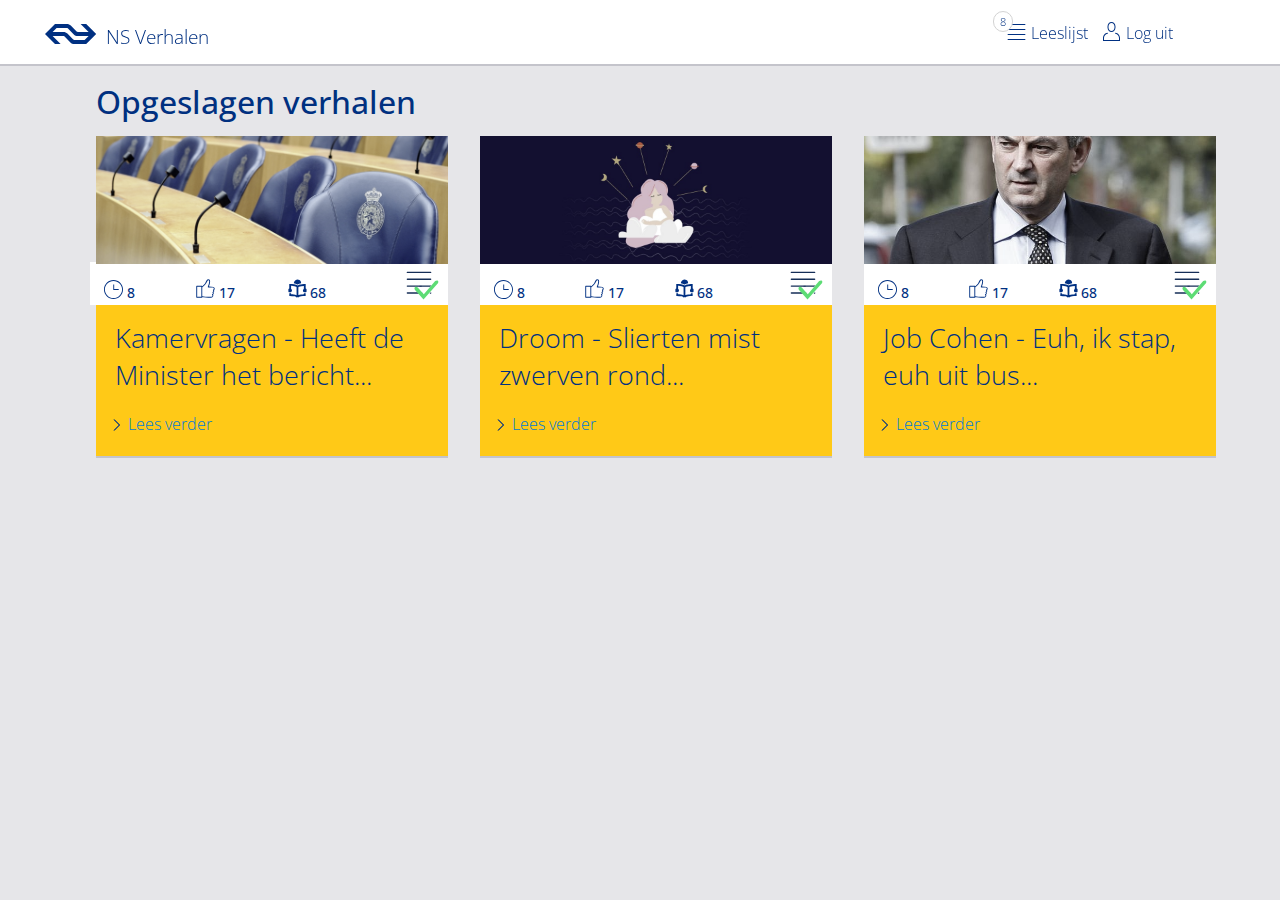
<file: NSVerhalen/leeslijst.html>
<!DOCTYPE html>
<html lang="nl">
<head>
  <meta charset="UTF-8">
  <meta name="viewport" content="width=device-width, initial-scale=1.0">
  <meta http-equiv="X-UA-Compatible" content="ie=edge">
  <title>NS - Leeslijst</title>
  <link rel="stylesheet" href="css/main.css">
  <link href="https://fonts.googleapis.com/css?family=Open+Sans" rel="stylesheet">
</head>
<body>
  <header>
    <a href="index2.html"><img src="img/logons.svg" alt=""><h1>NS Verhalen</h1></a>
    <nav>
      <ul>
        <li><a href="#">Leeslijst</a></li>
        <li><a href="inloggenform.html">Log uit</a></li>
      </ul>
    </nav>
    <nav>
      <ul>
        <li><a href="#"><img src="img/lijst.svg" alt=""></a></li>
        <li><a href="inloggenform.html"><img src="img/account.svg" alt=""></a></li>
      </ul>
    </nav>
    <p>8</p>
  </header>

  <main>
    <section>
      <h2>Opgeslagen verhalen</h2>
      <div>
        <article>
          <a href="#"><img src="demoverhalen/imagekamervragen.jpg" alt=""></a>
          <footer>
            <p>8</p>
            <p>17</p>
            <p>68</p>
          </footer>
          <h3><a href="#">Kamervragen - Heeft de Minister het bericht...</a></h3>
          <header>
            <a href="#"><img src="img/toevoegen_done.svg" alt=""></a>
            <p>+1</p>
          </header>
          <a href="#">Lees verder</a>
        </article>
        <article>
          <a href="droom.html"><img src="demoverhalen/imagedroom.jpg" alt=""></a>
          <footer>
            <p>8</p>
            <p>17</p>
            <p>68</p>
          </footer>
          <h3><a href="#">Droom - Slierten mist zwerven rond...</a></h3>
          <header>
            <a href="#"><img src="img/toevoegen_done.svg" alt=""></a>
            <p>+1</p>
          </header>
          <a href="droom.html">Lees verder</a>
        </article>
        <article>
          <a href="#"><img src="demoverhalen/imagejob.jpeg" alt=""></a>
          <footer>
            <p>8</p>
            <p>17</p>
            <p>68</p>
          </footer>
          <h3><a href="#">Job Cohen - Euh, ik stap, euh uit bus...</a></h3>
          <header>
            <a href="#"><img src="img/toevoegen_done.svg" alt=""></a>
            <p>+1</p>
          </header>
          <a href="#">Lees verder</a>
        </article>
      </div>
    </section>


  </main>

  <script type="text/javascript" src="js/remove.js"></script>


</body>
</html>
</file>
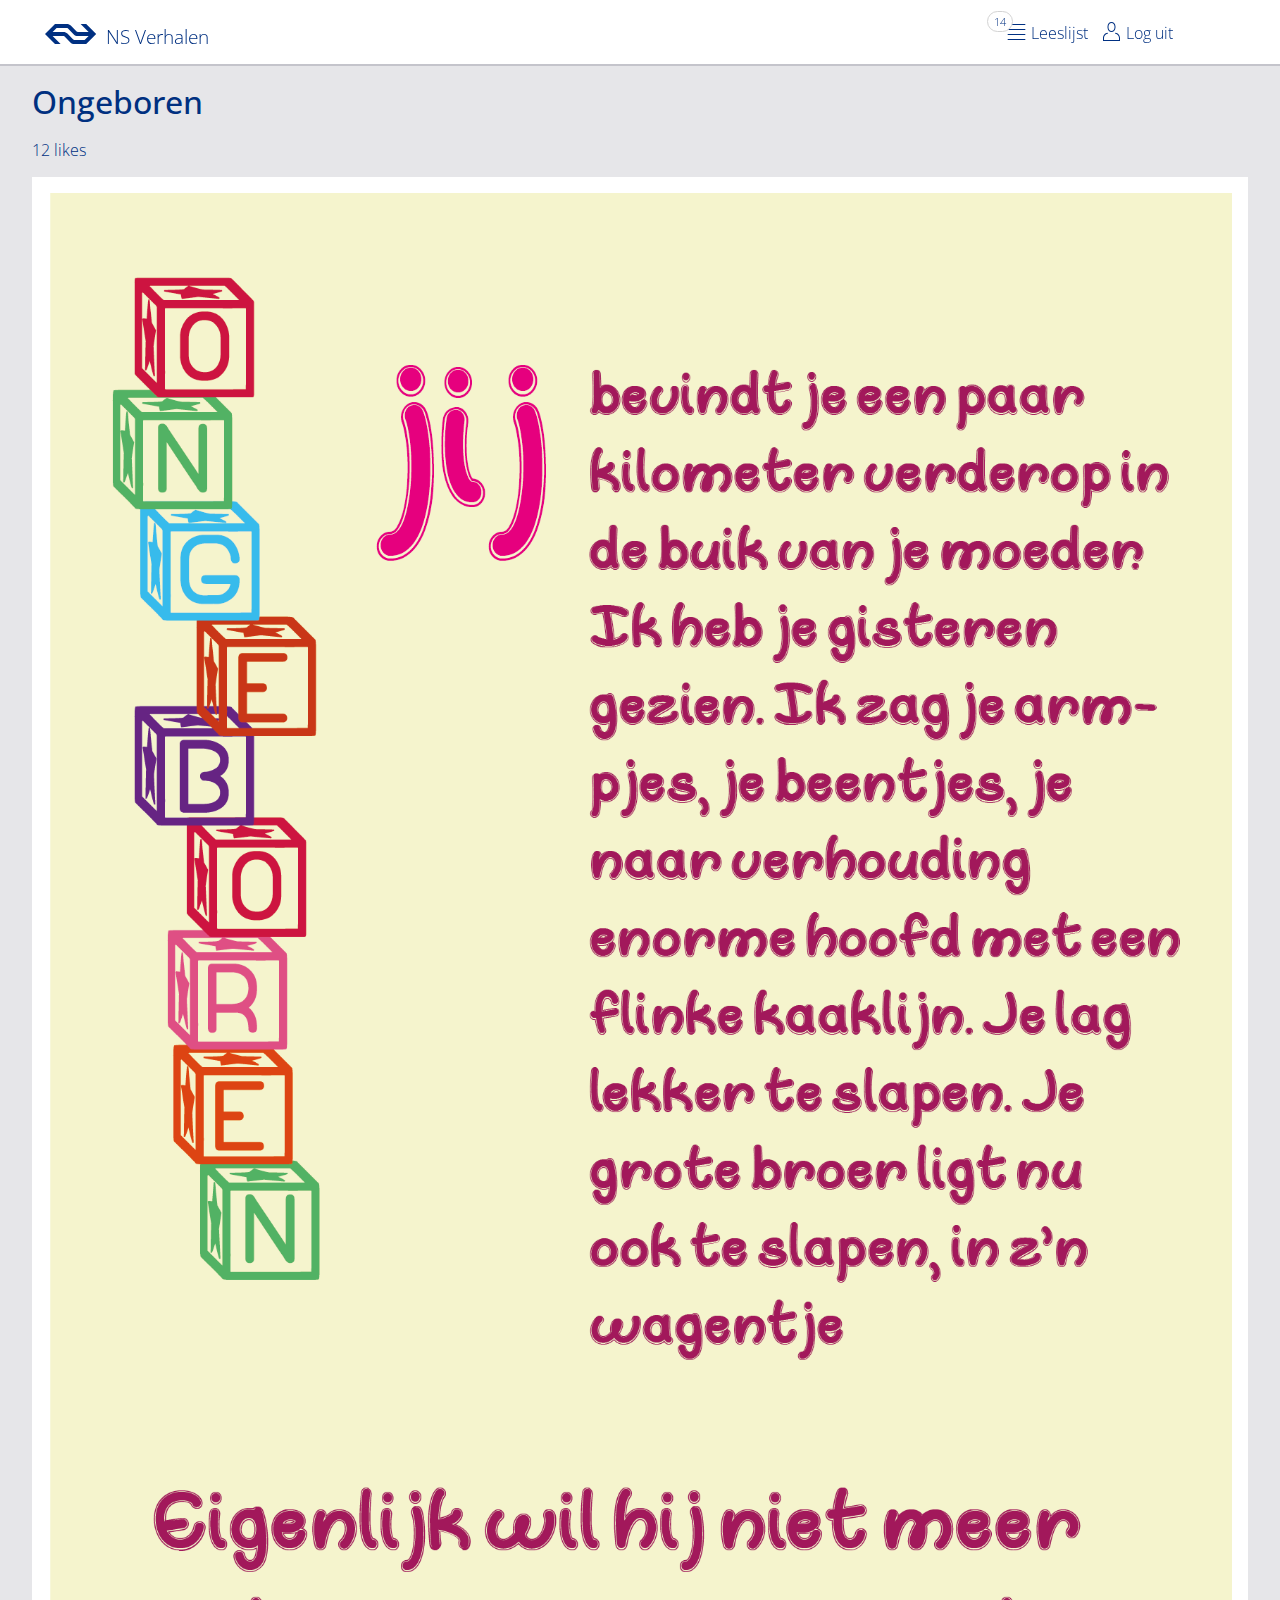
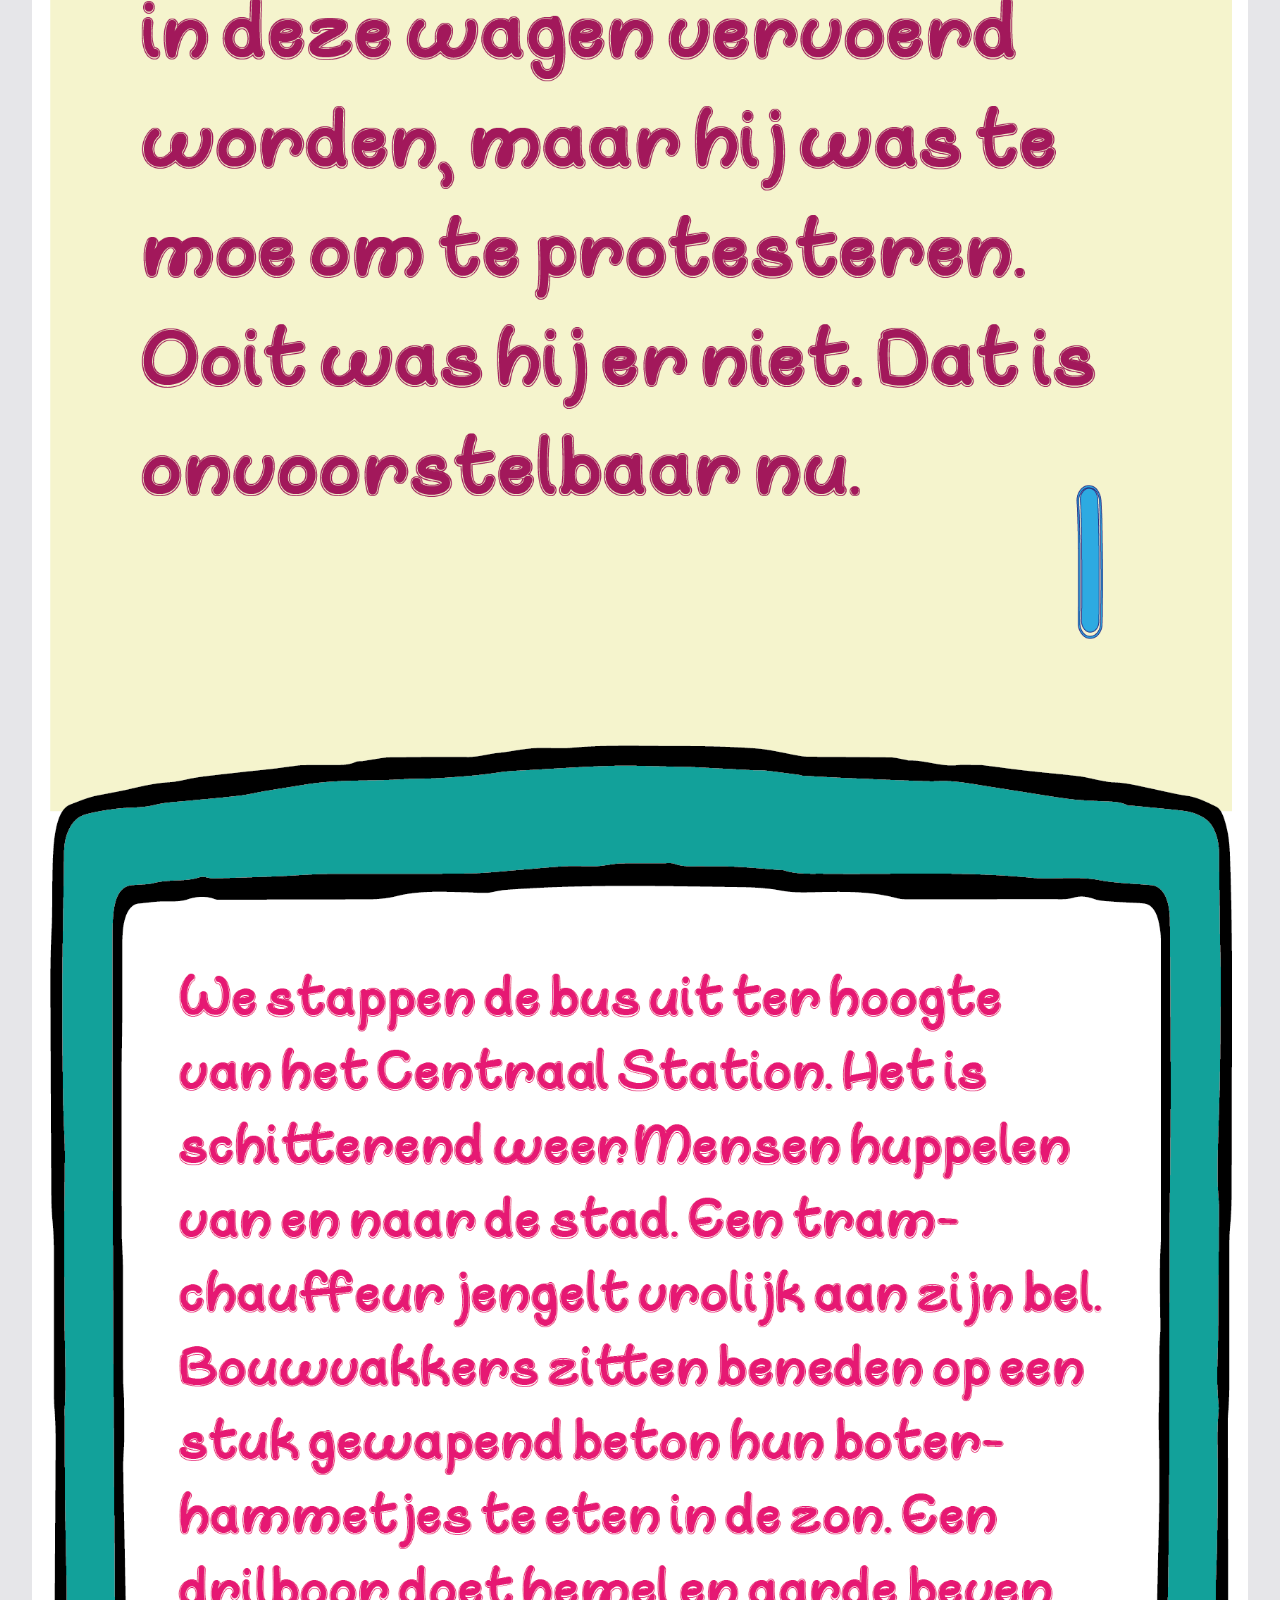
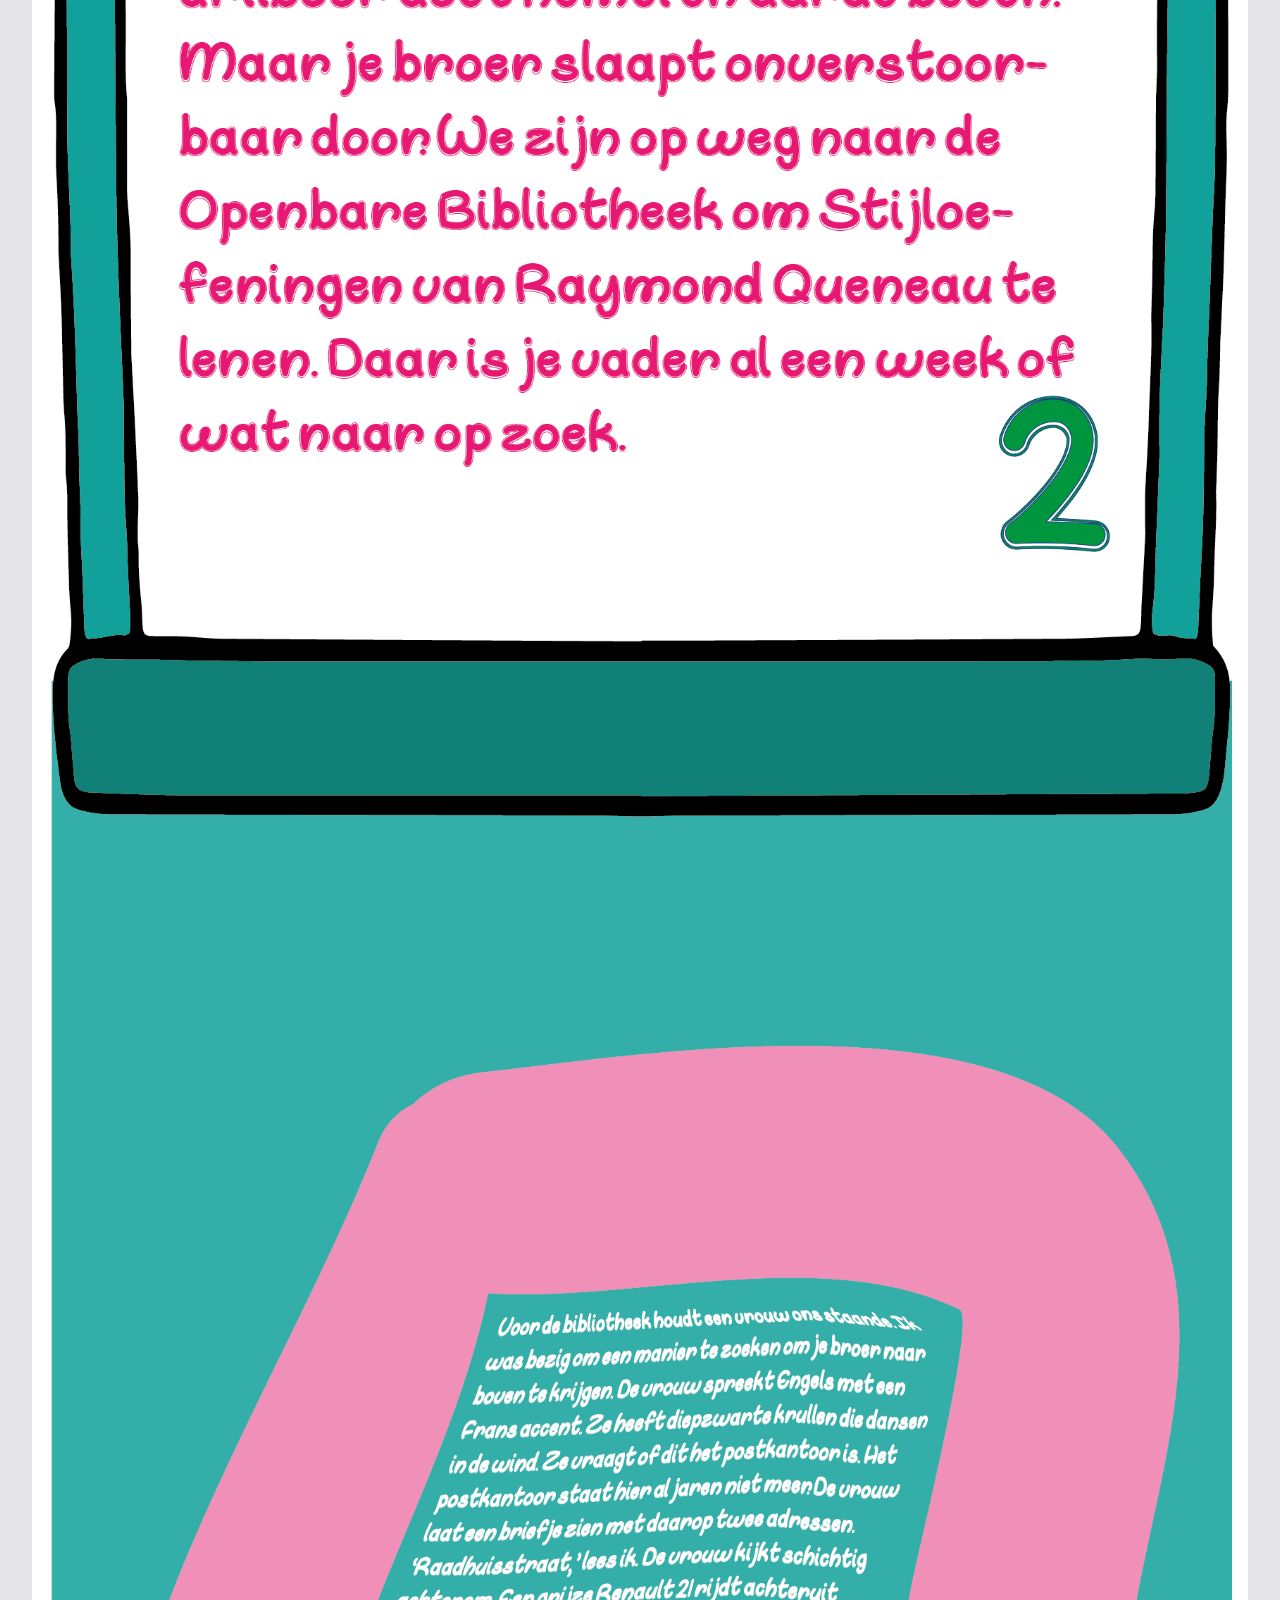
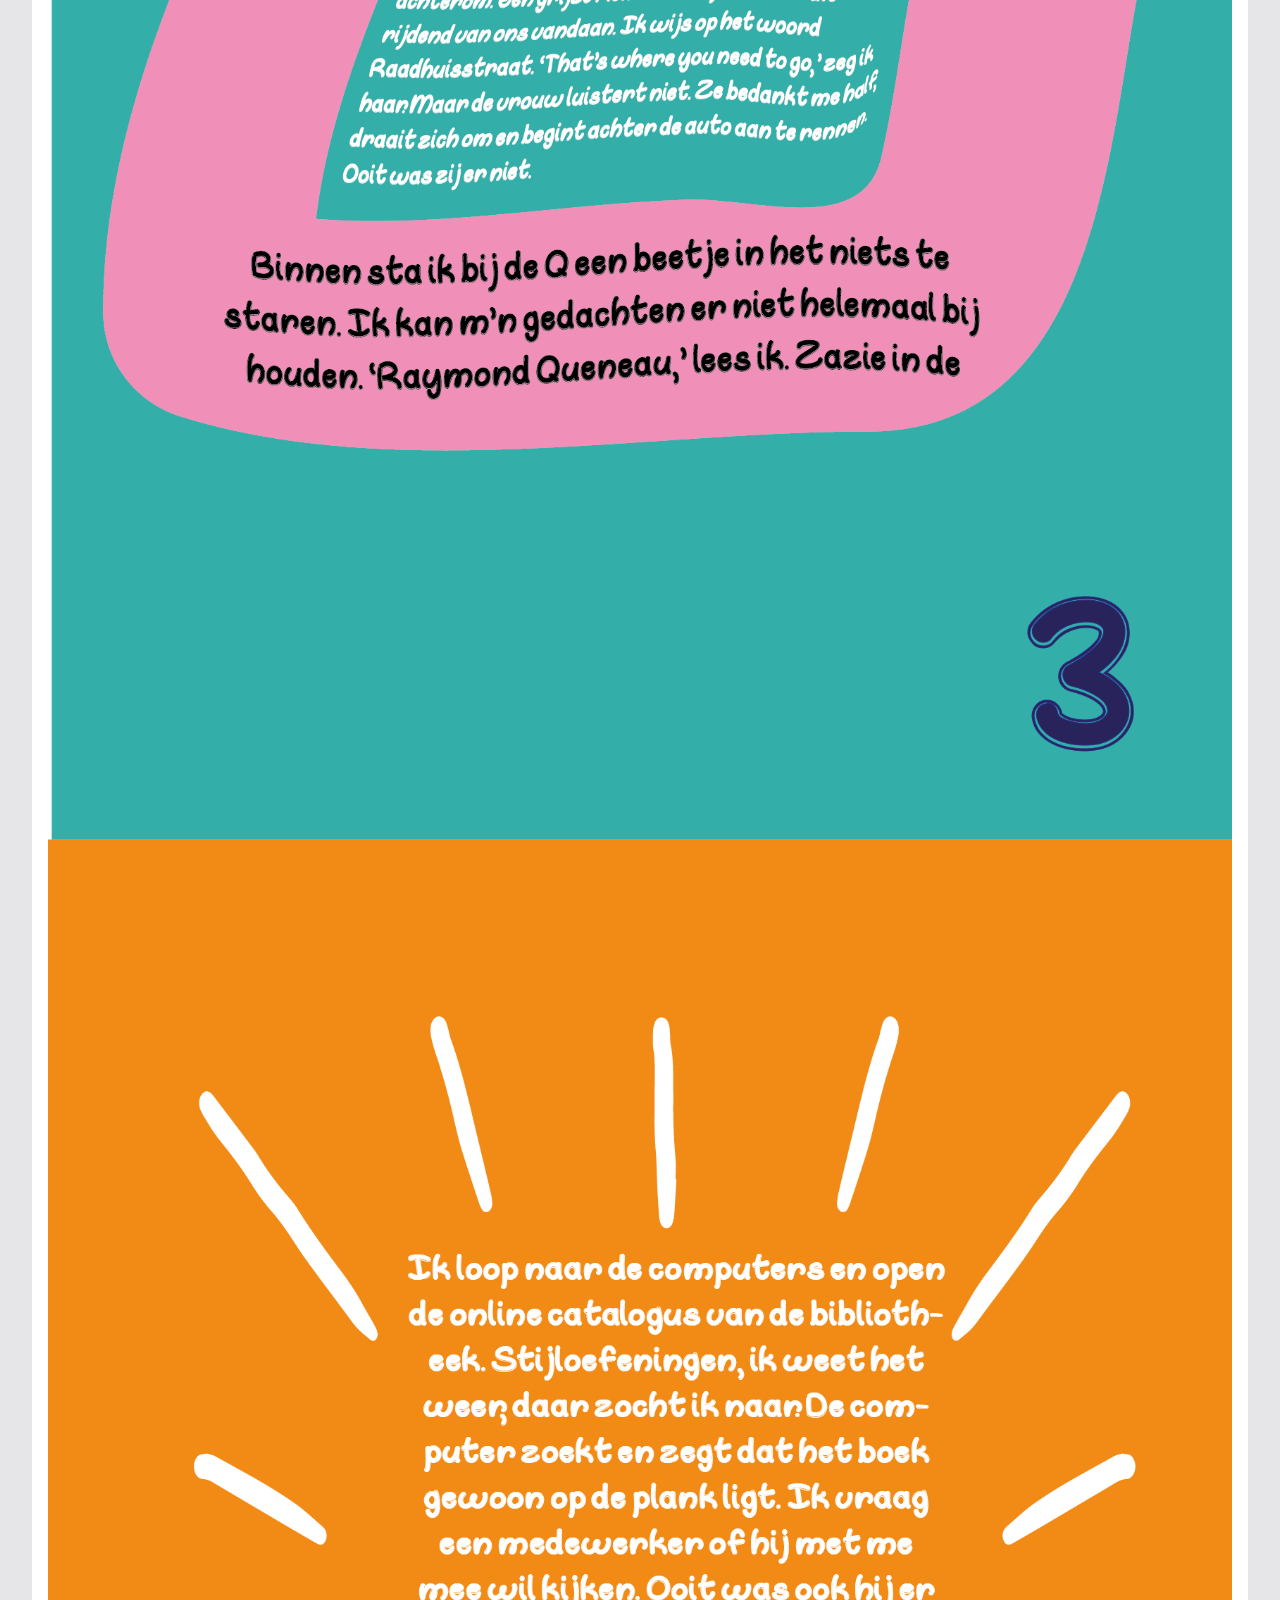
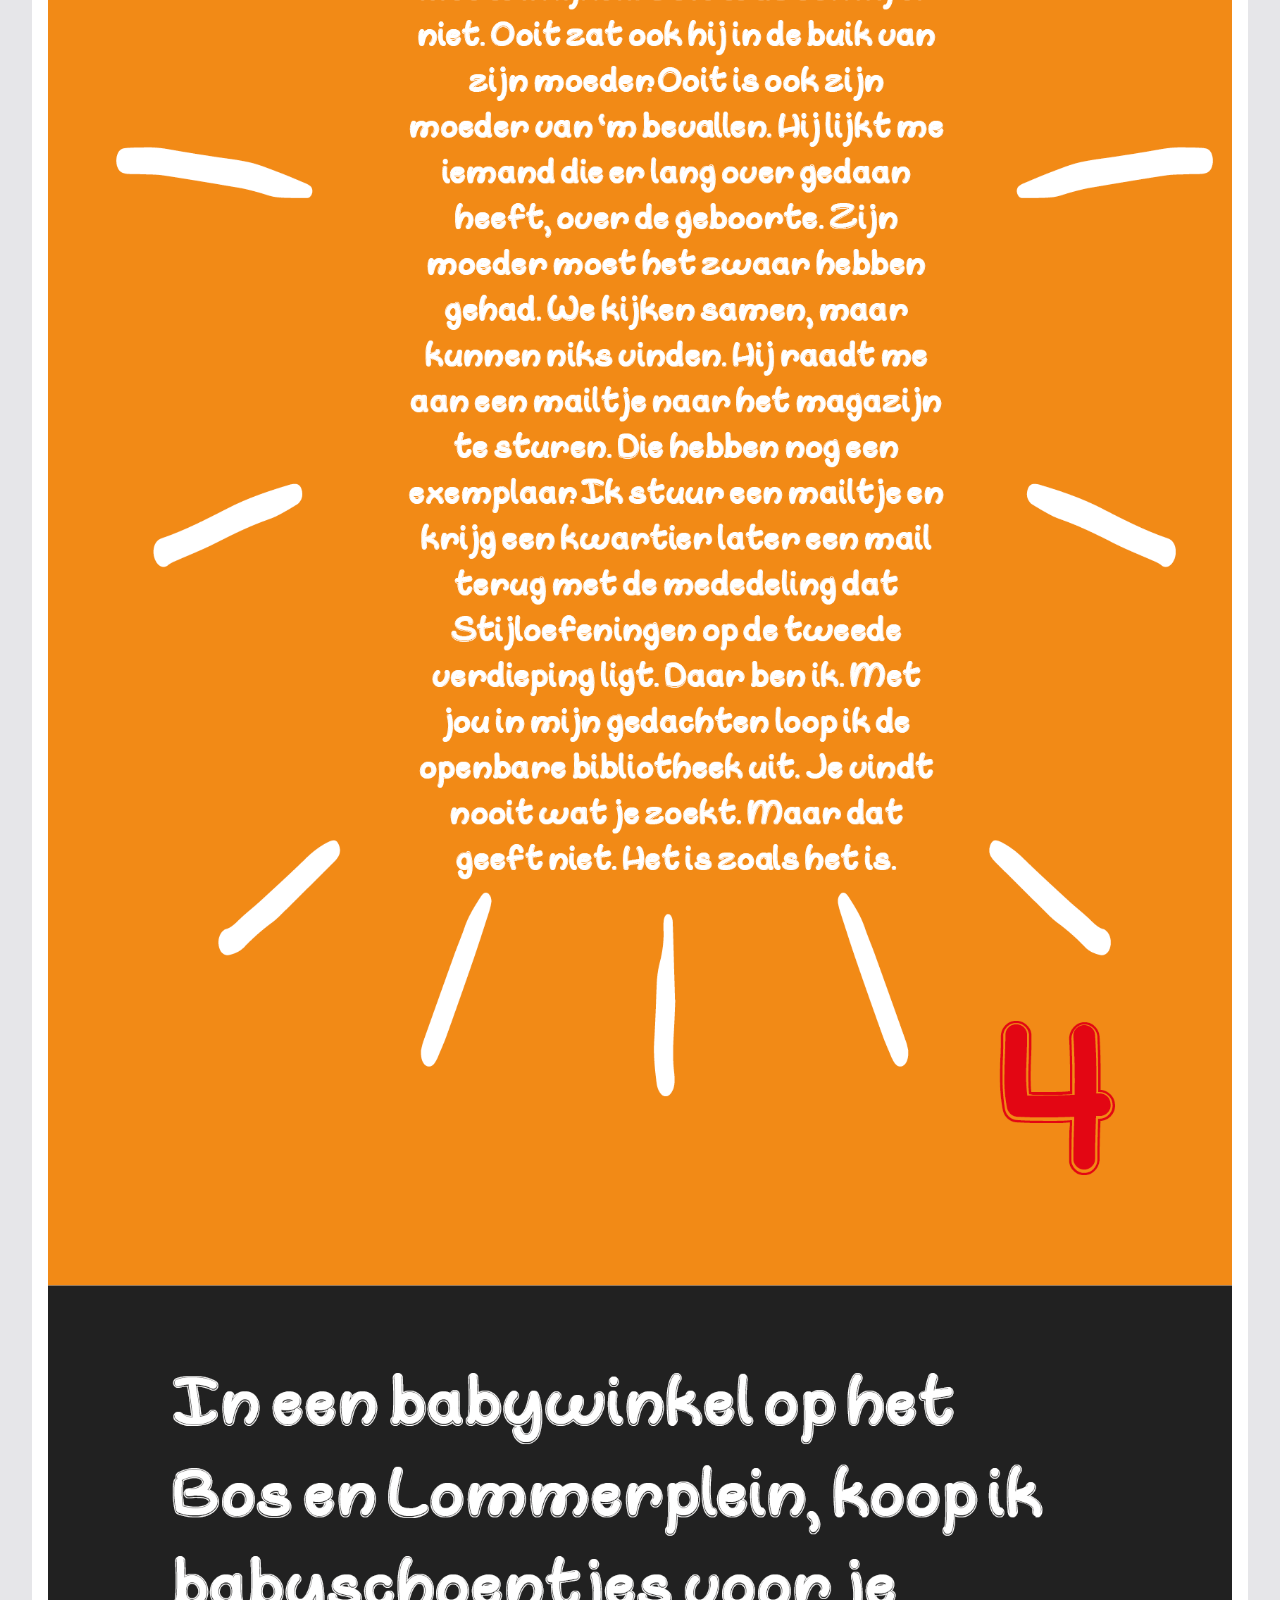
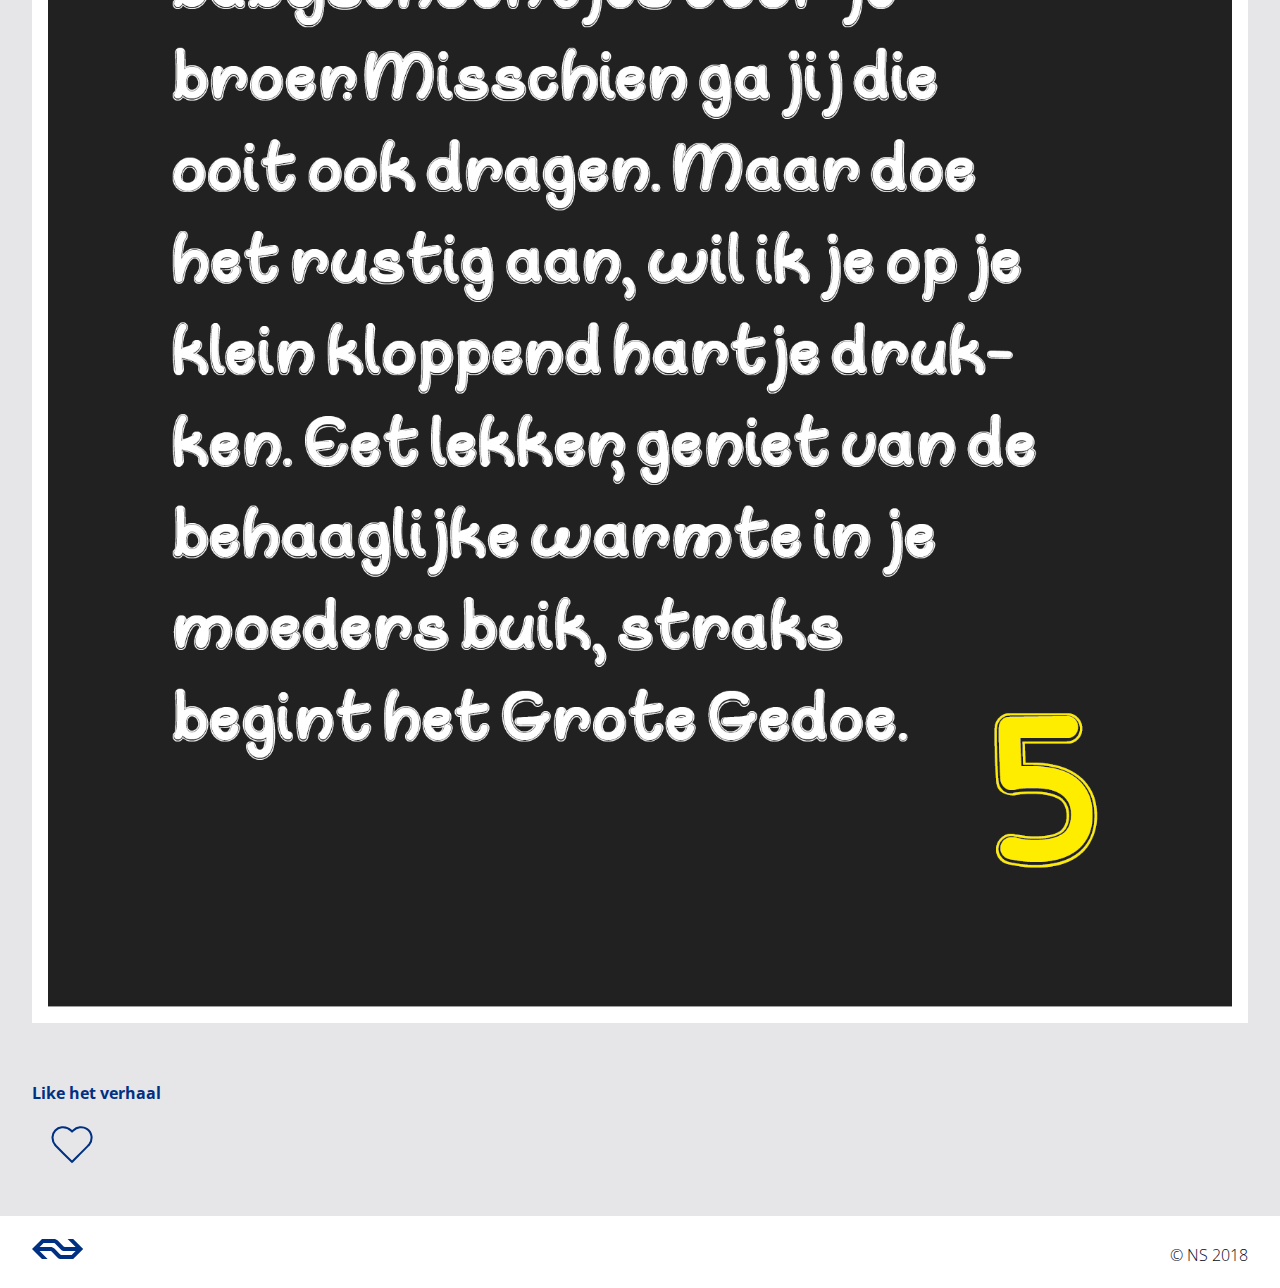
<file: NSVerhalen/ongeboren.html>
<!DOCTYPE html>
<html lang="nl">
<head>
  <meta charset="UTF-8">
  <meta name="viewport" content="width=device-width, initial-scale=1.0">
  <meta http-equiv="X-UA-Compatible" content="ie=edge">
  <title>NS - Ongeboren</title>
  <link rel="stylesheet" href="css/verhaal.css">
  <link href="https://fonts.googleapis.com/css?family=Open+Sans" rel="stylesheet">
</head>
<body>
  <header>
    <a href="index2.html"><img src="img/logons.svg" alt=""><h1>NS Verhalen</h1></a>
    <nav>
      <ul>
        <li><a href="leeslijst.html">Leeslijst</a></li>
        <li><a href="inloggenform.html">Log uit</a></li>
      </ul>
    </nav>
    <nav>
      <ul>
        <li><a href="leeslijst.html"><img src="img/lijst.svg" alt=""></a></li>
        <li><a href="index.html"><img src="img/account.svg" alt=""></a></li>
      </ul>
    </nav>
    <p>14</p>
  </header>

  <main>
    <section>
      <h2>Ongeboren</h2>
      <p>12 likes</p>
    </section>
    <section>
    <img src="demoverhalen/ongeboren-des.png" alt="">
    <img src="demoverhalen/ongeboren-tab.png" alt="">
    <img src="demoverhalen/ongeboren-phone.png" alt="">
    </section>
    <section>
      <h5>Like het verhaal</h5>
      <p>+1</p>
      <img src="img/hart_icoon.svg" alt="">
    </section>
  </main>

  <footer>
    <p>&copy; NS 2018</p>
    <a href="index.html"><img src="img/logons.svg" alt=""></a>
  </footer>

  <script type="text/javascript" src="js/liken.js"></script>



</body>
</html>
</file>
<file: NSVerhalen/css/main.css>
/*--------------------------------------------------------------------------
                                  BASIC
---------------------------------------------------------------------------*/

body {
  font-family: 'Open Sans', sans-serif;
  background-color: #e6e6e9;
  color: #060920;
  margin: 0;
  font-weight: 200;
}

main>section>p {
  margin-top: 5em;
  margin-bottom: -4em;
  font-family: 'Open Sans', sans-serif;
  color: white;
  background-color: #0079D3;
  padding: 1em;
  width: 20em;
  justify-content: center;
  text-align: center;
}

main {
  margin-top: 5em;
  margin: auto;
  max-width: 95%;
}

a {
  text-decoration: none;
  ;
  color: #003080;
}


h2 {
  margin-bottom: 0.4em;
  margin-top: 2.5em;
  color: #003080;
  font-size: 2em;
  font-weight: 500;
}

h3 {
  font-weight: lighter;
}

@media (max-width: 32em) {
  main>section>p {
    max-width: 20em;
    margin-left: 0.125em;
  }
}


/*--------------------------------------------------------------------------
                                  HEADER
---------------------------------------------------------------------------*/

body>header {
  display: grid;
  grid-template-columns: 12.375em auto 13.75em;
  grid-template-rows: 4em;
  padding: 0 3.5%;
  background-color: #FFFFFF;
  position: fixed;
  top: 0;
  color: #003080;
  box-shadow: 0 .125rem 0 0 rgba(7, 7, 33, .15);
  width: 100%;
  box-sizing: border-box;
  z-index: 3;
}

body>header>a>h1 {
  margin-left: 0.5em;
  font-size: 1.2em;
  font-weight: 300;
  display: inline-grid;
  margin-bottom: 0.9em;
}

body>header>p {
  border-radius: 1em;
  padding: 0.15em 0.55em;
  background-color: #FFFFFF;
  border: 0.05em solid lightgrey;
  position: absolute;
  right: 21em;
  font-size: 0.7em;
  margin-right: 2.5%;
}

body>header>a {
  padding: 0em 0 1em 0;
  grid-column: 1 / 2;
  grid-row: 1 / 2;
}

body>header>a>img {
  padding-top: 1.5em;
  display: inline-grid;
}

body>header>nav {
  grid-column: 3 / 4;
  grid-row: 1 / 2;
}

body>header>nav>ul {
  list-style-type: none;
  margin: 0;
  padding: 0;
  display: inline-grid;
  grid-template-columns: 1fr 1fr;
}

body>header>nav>ul>li {
  margin: 1.4em 0 0 1em;
  grid-column: span 1;
  display: flex;
  align-items: center;
}

body>header>nav>ul>li>a {
  display: inline-grid;
  position: relative;
  padding-bottom: 0.625em;
}

body>header>nav:nth-of-type(1)>ul>li:nth-of-type(1)>a::before {
  content: url("../img/lijst.svg");
  position: absolute;
  top: -0.5em;
  left: -2em;
}

body>header>nav:nth-of-type(1)>ul>li:nth-of-type(2)>a::before {
  content: url("../img/account.svg");
  position: absolute;
  top: -0.5em;
  left: -2em;
}

body>header>nav:nth-of-type(1)>ul>li:nth-of-type(2)>a {
  margin-left: 1em;
}

body>header>nav:nth-of-type(2) {
  display: none;
}

@media (max-width: 32em) {
  body>header {
    grid-template-columns: 16em auto 5.5em;
  }

  body>header>nav:nth-of-type(1) {
    display: none;
  }

  body>header>nav:nth-of-type(2) {
    display: block;
  }

  h1 {
    visibility: hidden;
    display: block;
  }

  body>header>nav>ul>li {
    margin-top: 1em;
    margin-left: 0.5em;
  }

  body>header>p {
    right: 5.5em;
  }
}

/*--------------------------------------------------------------------------
                                  HOMEPAGINA
---------------------------------------------------------------------------*/

main article h3 {
  font-size: 1.7em;
  margin: 0.5em 0.7em 0 0.7em;
  color: #003082;
  height: 17%;
}

main article {
  background-color: white;
  width: 22em;
  height: 20em;
  display: inline-block;
  box-shadow: 0 .125em 0 0 rgba(7, 7, 33, .15);
}

main>section:nth-of-type(1)>div>article {
  background-color: #FFC917;
}

main>section>div:nth-of-type(1)>article:nth-of-type(1)>footer {
  background-color: white;
  padding: 0.2em;
  margin-left: -0.4em;
  margin-top: -0.4em;
}

main>section>div:nth-of-type(1)>article:nth-of-type(2)>footer {
  background-color: white;
  padding: 0.2em;
  margin-left: -0.025em;
  margin-top: -0.4em;
}

main>section>div:nth-of-type(1)>article:nth-of-type(3)>footer {
  background-color: white;
  padding: 0.2em;
  margin-left: -0.025em;
  margin-top: -0.4em;
}

main>section>div>article:nth-of-type(1)>header:nth-of-type(1) {
  margin-top: -0.5em;
}

main>section>div>article:nth-of-type(2)>header:nth-of-type(1) {
  margin-top: -0.5em;
}

main>section>div>article:nth-of-type(3)>header:nth-of-type(1) {
  margin-top: -0.5em;
}

/* main>section>div:nth-of-type(1)>article:nth-of-type(1)>a:last-of-type{
  color: #003082;
}

main>section>div:nth-of-type(1)>article:nth-of-type(2)>a:last-of-type{
  color: #003082;
}

main>section>div:nth-of-type(1)>article:nth-of-type(3)>a:last-of-type{
  color: #003082;
} */

main article header {
  /* background-color: #FFC917; */
  box-shadow: none;
  position: relative;
  display: block;
  box-sizing: border-box;
  z-index: 1;
  top: -5.4rem;
  height: 3rem;
  width: 3rem;
  left: 20rem;
}

main>section>div>article:nth-child(1n+2) {
  margin-left: 2em;
}

main article img[src*="image"] {
  width: 22em;
  max-height: 8em;
  object-fit: cover;
}

main article img {
  width: 22em;
  height: 20em;
  object-fit: cover;
  filter: grayscale(50%);
}

main article>div {
  position: relative;
  top: -19em;
  margin: 1em;
  display: flex;
  flex-flow: row wrap;
}

main article>div>h3>a {
  color: #FFFFFF;
  text-shadow: 0 .125rem .125rem rgba(0, 0, 0, .45);
  font-size: 1.875rem;
  font-weight: 400;
  width: 20em;
}

main article>div>h3 {
  height: 6.8em;
  margin-top: 0em;
}

main article>div>a {
  position: relative;
  margin: 1em 1.7em 1em 1em;
  padding: 0.8em 2.5em 0.9em 1.3em;
  font-size: 1em;
  color: #FFFFFF;
  background-color: #0079D3;
  border: none;
  box-shadow: inset 0 -.125rem 0 #005ca0;
  transition: box-shadow .15s ease-in-out;
  right: 0;
  align-items: flex-end;
  font-family: inherit;
}

main article>div>a:hover {
  box-shadow: inset 0 -3.125rem 0 #005ca0;
  cursor: pointer;
}

main article>div>a::after {
  content: url("../img/pijl.svg");
  width: 0.5em;
  height: 0.5em;
  display: inline-block;
  position: absolute;
  color: #FFFFFF;
  font-weight: 200;
  margin-left: 0.8em;
  margin-top: 0.1em;
}

main>section>div {
  overflow-x: scroll;
  display: flex;
  height: 20.325em;
}

main>section>div:not(:first-of-type) {
  margin-top: 0.8em;
}

div>article>a:last-child {
  position: relative;
  margin: 0 0 0 1em;
  padding: 0;
  bottom: 0;
  color: #0079D3;
  padding-left: 1rem;
  transition: linear 0.1s;
}

div>article>a:last-child:before {
  content: url("../img/leesverder.svg");
  transform: rotate(270deg);
  display: block;
  position: absolute;
  transition: linear 0.1s;
  top: -.5125rem;
  left: -.6875rem
}

div>article>a:last-child:hover:before {
  content: url("../img/leesverder.svg");
  margin-left: 0.25em;
}

div>article>a:last-child:hover {
  color: #003080;
}

main article header p {
  font-size: 0.5em;
  padding: 0.3em;
  width: 1em;
  height: 1.2em;
  margin-top: -4em;
  display: none;
}

main article header img {
  margin-left: -1.3em;
  margin-top: -1.3em;
  width: 3em;
  height: 3em;
  cursor: pointer;
}

main article header p {
  font-size: 0.5em;
  padding: 0.3em;
  width: 1em;
  height: 1.2em;
  background-color: red;
  margin-top: -4em;
  display: none;
}

main footer {
  margin-left: .5em;
}

main footer>p {
  display: inline-block;
  font-size: 0.9em;
  margin-top: 0.9em;
  margin-bottom: 0em;
  font-weight: 500;
  color: #003082;
  width: 25%;
}

main footer>p:nth-child(1)::before {
  content: url("../img/time.svg");
  width: 1.3em;
  height: 1.3em;
  margin: 0 0.3em 0 0.8em;
  /* margin-left: 1.5em; */
  display: inline-block;
  bottom: -0.105em;
  position: relative;
}

main footer>p:nth-child(2)::before {
  content: url("../img/like.svg");
  margin-left: 1em;
  width: 1.3em;
  height: 1.3em;
  margin: 0 0.3em 0 .8em;
  display: inline-block;
  bottom: -0.05em;
  position: relative;
}

main footer>p:nth-child(3)::before {
  content: url("../img/read.svg");
  width: 1.3em;
  height: 1.3em;
  margin: 0 0.2em 0 .8em;
  display: inline-block;
  bottom: -0.05em;
  position: relative;
}

@media (min-width: 71.875em) {
  main {
    width: 68em;
  }

  main>section>div {
    height: 20.325em;
    overflow-x: inherit;
    max-width: 68em;
  }
}

body>header>p.lijstbounce {
  background-color: #003080;
  color: #FFC917;
  animation: bounce 3s ease-in-out;
}



@keyframes bounce {
  0% {
    transform: scale3d(1, 1, 1)
  }

  20% {
    transform: scale3d(1.2, 1.2, 1.2)
  }

  40% {
    transform: scale3d(1, 1, 1)
  }

  60% {
    opacity: 1;
    transform: scale3d(1.1, 1.1, 1.1)
  }

  80% {
    transform: scale3d(.997, .997, .997)
  }

  100% {
    opacity: 1;
    transform: scale3d(1.5, 1.5, 1.5)
  }
}

/*--------------------------------------------------------------------------
                                  FILTER
---------------------------------------------------------------------------*/

legend {
  display: none;
  border: none;
}

fieldset {
  border: none;
}

section:nth-child(2)>h2 {
  margin-top: -2em;
}

span>div {
  margin-left: -12em;
}

section:nth-child(2) {
  margin-top: 6em;
  margin-bottom: -4em;
  display: flex;
}

button {
  margin: 1em 0em 1em 0.75em;
  padding: 0.8em 2.5em 0.9em 1.3em;
  font-size: 1em;
  color: #FFFFFF;
  background-color: #0079D3;
  position: relative;
  box-shadow: inset 0 -.125rem 0 #005ca0;
  transition: box-shadow .15s ease-in-out;
}

button:hover {
  box-shadow: inset 0 -3.125rem 0 #005ca0;
  cursor: pointer;
}

/*--------------------------------------------------------------------------
                                  FOOTER
---------------------------------------------------------------------------*/

body>footer {
  background-color: white;
  width: 95%;
  height: 4.5em;
  /* margin: 0; */
  margin-top: 2em;
  display: grid;
  grid-template-columns: 50% 50%;
  grid-template-rows: 4.5em;
  padding: 0 2.5%;
}

body>footer>a {
  grid-column: 1 / 2;
  grid-row: 1 / 2;
  align-self: center;
  color: #003082;
}

body>footer>p {
  grid-column: 2 / 3;
  grid-row: 1 / 2;
  justify-self: end;
  align-self: center;
  padding-top: 0.4em;
}
</file>
<file: NSVerhalen/css/aanmelden.css>
/*--------------------------------------------------------------------------
                                  BASIS
---------------------------------------------------------------------------*/

body {
  font-family: 'Open Sans', sans-serif;
  background-color: #e6e6e9;
  color: #060920;
  margin: 0;
  font-weight: 200;
}

main {
  margin-top: 5em;
  margin: auto;
  max-width: 95%;
}

a {
  text-decoration: none;
  ;
  color: #003080;
}

h2 {
  margin-bottom: 0.4em;
  margin-top: 2.5em;
  color: #003080;
  font-size: 2em;
  font-weight: 500;
}

h3 {
  font-weight: lighter;
}

/*--------------------------------------------------------------------------
                                  HEADER
---------------------------------------------------------------------------*/

body>header {
  display: grid;
  grid-template-columns: 12.375em auto 13.75em;
  grid-template-rows: 4em;
  padding: 0 3.5%;
  background-color: #FFFFFF;
  position: fixed;
  top: 0;
  color: #003080;
  box-shadow: 0 .125rem 0 0 rgba(7, 7, 33, .15);
  width: 100%;
  box-sizing: border-box;
  z-index: 3;
}

body>header>a>h1 {
  margin-left: 0.5em;
  font-size: 1.2em;
  font-weight: 300;
  display: inline-grid;
  margin-bottom: 0.9em;
}

body>header>p {
  border-radius: 1em;
  padding: 0.15em 0.55em;
  background-color: #FFFFFF;
  border: 0.05em solid lightgrey;
  position: absolute;
  right: 21em;
  font-size: 0.7em;
  margin-right: 2.5%;
}

body>header>a {
  padding: 0em 0 1em 0;
  grid-column: 1 / 2;
  grid-row: 1 / 2;
}

body>header>a>img {
  /*  margin: 0em 0em em 0em;*/
  padding-top: 1.5em;
  display: inline-grid;
}

body>header>nav {
  grid-column: 3 / 4;
  grid-row: 1 / 2;
  /* justify-self: end; */
}

body>header>nav>ul {
  list-style-type: none;
  margin: 0;
  padding: 0;
  display: inline-grid;
  grid-template-columns: 1fr 1fr;
}

body>header>nav>ul>li {
  margin: 1.4em 0 0 1em;
  grid-column: span 1;
  display: flex;
  align-items: center;
}

body>header>nav>ul>li>a {
  display: inline-grid;
  position: relative;
  padding-bottom: 0.625em;
}

body>header>nav:nth-of-type(1)>ul>li:nth-of-type(1)>a::before {
  content: url("../img/lijst.svg");
  position: absolute;
  top: -0.5em;
  left: -2em;
}

body>header>nav:nth-of-type(1)>ul>li:nth-of-type(2)>a::before {
  content: url("../img/account.svg");
  position: absolute;
  top: -0.5em;
  left: -2em;
}

body>header>nav:nth-of-type(1)>ul>li:nth-of-type(2)>a {
  margin-left: 1em;
}

body>header>nav:nth-of-type(2) {
  display: none;
}

@media (max-width: 32em) {
  body>header {
    grid-template-columns: 16em auto 5.5em;
  }
  body>header>nav:nth-of-type(1) {
    display: none;
  }

  h1 {
    visibility: hidden;
    display: block;
  }

  body>header>nav:nth-of-type(2) {
    display: block;
  }
  body>header>nav>ul>li {
    margin-top: 1em;
    margin-left: 0.5em;
  }
  body>header>p {
    right: 5.5em;
  }

}

@media (min-width: 71.875em) {
  main {
    width: 68em;
  }
  main>section>div {
    height: 20.325em;
    overflow-x: inherit;
    max-width: 68em;
  }
}

main>form>div>fieldset>label {
  color: #003082;
  font-weight: 700;
  text-transform: lowercase;
  display: inline-block;
  width: 94%;
  background-color: white;
  padding: 0.7em 0.7em 0.7em 1em;
  margin-top: 0.8em;
  font-size: 1em;
  border: none;
}

main>form>div>fieldset>label>input {
  font-size: 1em;
  border: none;
  width: 55%;
  margin-top: 0.05em;
}

form {
  margin-top: 5em;
  padding-bottom: 4.75em;
  background-color: #FFC917;
  box-shadow: 0 .125rem 0 0 rgba(7, 7, 33, .15);
  padding-top: 1em;
}

main>form>fieldset>input[type=radio] {
  position: absolute;
  visibility: hidden;
  display: none;
}

[name="aanmeldenform"] + label {
  color: rgba(7, 7, 33, .6);
  font-size: 1.9rem;
  font-weight: 200;
  cursor: pointer;
}

[name="aanmeldenform"]:nth-of-type(1) + label {
  padding-right: 0.1em;
  padding-left: 0.1em;
}

[name="aanmeldenform"]:checked + label {
  color: #003082;
}

main>section {
  background-color: white;
  padding: 1em;
  box-shadow: 0 .125rem 0 0 rgba(7, 7, 33, .15);
  display: grid;
  grid-template-rows: 3em 10em 5em;
  height: 18.5em;
}

main>section>h2 {
  margin-top: 0.2em;
  grid-column: 1 / 2;
  grid-row: 1 / 2;
}

main>section>ul {
  list-style-image: url("../img/check.svg");
  grid-column: 1 / 2;
  grid-row: 2 / 3;
}


main>form {
  display: grid;
  grid-template-columns: 1fr;
  grid-template-rows: 3.5em 3em;
  height: 25em;
}

main>form>fieldset {
  grid-column: 1 / 2;
  grid-row: 1 / 2;
}

main>form>div {
  grid-column: 1 / 2;
  grid-row: 2 / 3;
}

main {
  display: grid;
  grid-template-columns: 1fr 1.5em 1fr;
  grid-template-rows: auto;
}

main>form {
  grid-column: 1 / 2;
  grid-row: 1 / 2;
}

main>section {
  grid-column: 3 / 4;
  grid-row: 1 / 2;
}

main>form>div:nth-of-type(1) {
  display: grid;
  grid-template-columns: 1fr;
  grid-template-rows: auto auto;
}

button[name=wachtwoordvergeten] {
  position: relative;
  margin-top: 3em;
  margin-right: 8.563em;
  grid-column: 1 / 2;
  grid-row: 2 / 3;
  justify-self: end;
  font-weight: 200;
}

button[name=aanmelden] {
  position: relative;
  justify-self: end;
  grid-column: 1 / 2;
  grid-row: 2 / 3;
  margin-top: 3em;
  margin-right: 1em;
  font-weight: 200;
}

main>form>div>fieldset>label {
  display: flex;
}

main>form>div>fieldset>label>input {
  margin-left: 1em;
  text-overflow: ellipsis;
  width: 10em;
}

main>form>div>fieldset>label>input:focus {
  background: rgba(0,0,0,.1);
}

main>form>div>fieldset>label>input:invalid {
  background: rgba(255,0,0,.1);
}

[name="aanmelden"] {
  margin: 1em 1.7em 1em 0.75em;
  padding: 0.8em 2.5em 0.9em 1.3em;
  font-size: 1em;
  color: #FFFFFF;
  background-color: #0079D3;
  border: none;
  right: 0;
  position: absolute;
}

[name="aanmelden"]:hover {
  box-shadow: inset 0 -3.125rem 0 #005ca0;
  cursor: pointer;
}

[name="aanmelden"]::after {
  content: url("../img/leesverderwit.svg");
  width: 2.5em;
  height: 2.5em;
  transform: rotate(270deg);
  display: inline-block;
  position: absolute;
  margin-left: -0.2em;
  margin-top: -0.6em;
}

[name="wachtwoordvergeten"] {
  margin: 1em 9.5em 1em 1em;
  padding: 0.8em 1.3em 0.9em 1.3em;
  font-size: 1em;
  color: #003082;
  background-color: #e6b517;
  border: none;
  right: 0;
  position: absolute;
}

[name="wachtwoordvergeten"]:hover {
  box-shadow: inset 0 -3.125rem 0 #cfa317;
  cursor: pointer;
}

main>form>div>fieldset>label:nth-of-type(2n+3) {
  margin-top: 2.5em;
}

fieldset:nth-child(1n+2) {
  margin-top: 0.5em;
}

fieldset {
  border: 0;
  max-width: 100%;
}

legend {
  font-size: 2.3em;
  font-weight: 300;
  color: #003082;
}

section {
  margin-top: 5em;
}

footer {
    clear: both;
    position: relative;
    z-index: 10;
    height: 3em;
    margin-top: -3em;
}


@media (min-width: 71.875em) {
  main {
    grid-template-columns: 1fr 33.25em 1.5em 33.25em 1fr;
  }

  main>form {
    grid-column: 2 / 3;
  }

  main>section {
    grid-column: 4 / 5;
  }
  section {
    margin-top: 5em;
  }
}

@media (max-width: 64em) {
  main {
    grid-template-columns: 29em 1.5em 1fr;
  }

  section {
    margin-top: 5em;
  }
}

@media (max-width: 61.313em) {
  main>section {
    height: 19.5em;
    grid-template-rows: 3em 11.3em 5em;
  }
}

@media (max-width: 57.063em) {
  main>section {
    height: 20.5em;
    grid-template-rows: 3em 12.4em 5em;
  }

  section {
    margin-bottom: 5em;
  }
}

@media (max-width: 53em) {
  main {
    grid-template-columns: 1fr 29em 1fr;
    grid-template-rows: auto 1.5em auto;
  }

  main>form {
    grid-column: 2 / 3;
    grid-row: 1 / 2;
  }

  main>section {
    grid-column: 2 / 3;
    grid-row: 3 / 4;
    height: 18.5em;
    grid-template-rows: 3em 10.4em 5em;
  }

  main>form {
    grid-template-columns: 29em;
  }

  section {
    margin-top: 1em;
  }

}

@media (max-width: 30.625em) {
  main {
    grid-template-columns: 1fr;
    grid-template-rows: auto 1.5em auto;
  }

  main>form {
    grid-column: 1 / 2;
    grid-row: 1 / 2;
  }

  main>section {
    grid-column: 1 / 1;
    grid-row: 3 / 4;
  }

  main>form {
    grid-template-columns: 1fr;
  }

  section {
    margin-top: 1em;
  }

}

@media (max-width: 29.563em) {
  main>section {
    height: 19.5em;
    grid-template-rows: 3em 11.4em 5em;
  }

  section {
    margin-top: 1em;
  }

}
</file>
<file: NSVerhalen/css/verhaal.css>
/*--------------------------------------------------------------------------
                                  BASIS
---------------------------------------------------------------------------*/

body {
  font-family: 'Open Sans', sans-serif;
  background-color: #e6e6e9;
  color: #060920;
  margin: 0;
  font-weight: 200;
}

main {
  /* margin-top: 5em; */
  margin: auto;
  max-width: 95%;
}

a {
  text-decoration: none;
  ;
  color: #003080;
}

h2 {
  margin-bottom: 0.4em;
  margin-top: 2.5em;
  color: #003080;
  font-size: 2em;
  font-weight: 500;
}

h3 {
  font-weight: lighter;
}

/*--------------------------------------------------------------------------
                                  HEADER
---------------------------------------------------------------------------*/

body>header {
  display: grid;
  grid-template-columns: 12.375em auto 13.75em;
  grid-template-rows: 4em;
  padding: 0 3.5%;
  background-color: #FFFFFF;
  position: fixed;
  top: 0;
  color: #003080;
  box-shadow: 0 .125rem 0 0 rgba(7, 7, 33, .15);
  width: 100%;
  box-sizing: border-box;
  z-index: 3;
}

body>header>a>h1 {
  margin-left: 0.5em;
  font-size: 1.2em;
  font-weight: 300;
  display: inline-grid;
  margin-bottom: 0.9em;
}

body>header>p {
  border-radius: 1em;
  padding: 0.15em 0.55em;
  background-color: #FFFFFF;
  border: 0.05em solid lightgrey;
  position: absolute;
  right: 21em;
  font-size: 0.7em;
  margin-right: 2.5%;
}

body>header>a {
  padding: 0em 0 1em 0;
  grid-column: 1 / 2;
  grid-row: 1 / 2;
}

body>header>a>img {
  padding-top: 1.5em;
  display: inline-grid;
}

body>header>nav {
  grid-column: 3 / 4;
  grid-row: 1 / 2;
}

body>header>nav>ul {
  list-style-type: none;
  margin: 0;
  padding: 0;
  display: inline-grid;
  grid-template-columns: 1fr 1fr;
}

body>header>nav>ul>li {
  margin: 1.4em 0 0 1em;
  grid-column: span 1;
  display: flex;
  align-items: center;
}

body>header>nav>ul>li>a {
  display: inline-grid;
  position: relative;
  padding-bottom: 0.625em;
}

body>header>nav:nth-of-type(1)>ul>li:nth-of-type(1)>a::before {
  content: url("../img/lijst.svg");
  position: absolute;
  top: -0.5em;
  left: -2em;
}

body>header>nav:nth-of-type(1)>ul>li:nth-of-type(2)>a::before {
  content: url("../img/account.svg");
  position: absolute;
  top: -0.5em;
  left: -2em;
}

body>header>nav:nth-of-type(1)>ul>li:nth-of-type(2)>a {
  margin-left: 1em;
}

body>header>nav:nth-of-type(2) {
  display: none;
}

@media (max-width: 32em) {
  body>header {
    grid-template-columns: 16em auto 5.5em;
  }

  body>header>nav:nth-of-type(1) {
    display: none;
  }

  body>header>nav:nth-of-type(2) {
    display: block;
  }

  h1 {
    visibility: hidden;
    display: block;
  }

  body>header>nav>ul>li {
    margin-top: 1em;
    margin-left: 0.5em;
  }

  body>header>p {
    right: 5.5em;
  }
}

/*--------------------------------------------------------------------------
                                  FOOTER
---------------------------------------------------------------------------*/

body>footer {
  background-color: white;
  width: 95%;
  height: 4.5em;
  margin-top: 2em;
  display: grid;
  grid-template-columns: 50% 50%;
  grid-template-rows: 4.5em;
  padding: 0 2.5%;
}

body>footer>a {
  grid-column: 1 / 2;
  grid-row: 1 / 2;
  align-self: center;
  color: #003082;
}

body>footer>p {
  grid-column: 2 / 3;
  grid-row: 1 / 2;
  justify-self: end;
  align-self: center;
  padding-top: 0.4em;
}

/*--------------------------------------------------------------------------
                                  VERHAAL
---------------------------------------------------------------------------*/
body>main>section:nth-of-type(2) {
  background-color: #FFFFFF;
  padding: 1em 1em 1em 1em;
}

body>main>section:nth-of-type(3) {
  margin-top: 2em;
  margin-bottom: 2em;
}

body>main>section:nth-of-type(3)>h5 {
  font-size: 1em;
  margin-bottom: 2em;
  color: #003082;
}

body>main>section:nth-of-type(3) {
  display: grid;
  grid-template-rows: auto auto auto auto;
  grid-template-columns: 25% 25% 25% 25%;
}

body>main>section:nth-of-type(3)>p:nth-of-type(1) {
  background-color: #FFFFFF;
  font-size: 1.5em;
  padding: .3em;
  width: 1em;
  height: 1em;
  margin-left: 1em;
  margin-top: -3em;
  grid-row: 2 / 3;
  grid-column: 1 / 2;
  display: none;
}

body>main>section:nth-of-type(3)>img:first-of-type {
  grid-row: 2 / 3;
  grid-column: 1 / 2;
  margin: -1em 0 1em 1em;
}

body>main>section:nth-of-type(3)>p:nth-of-type(2) {
  grid-row: 2 / 3;
  grid-column: 2 / 3;
  margin: -1em 7em 1em -.5em;
  padding: 0.6em 0.6em 0.6em 0.6em;
}

body>main>section>p {
  color: #003082;
}

body>main>section>img {
  width: 3em;
  height: 3em;
  cursor: pointer;
}

body>main>section:nth-of-type(3)>p:nth-of-type(1).like_show {
  animation: liken 2s ease-in-out;
  display: block;
  opacity: 0;
  background-color: #FFC917;
}

@keyframes liken {
  10% {
    opacity: 0;
  }

  30% {
    opacity: 1;
  }

  70% {
    transform: translateX(0) translateY(0);
    opacity: 1;
  }

  100% {
    opacity: 0;
    transform: translateX(12em) translateY(-8em);
  }
}

/* .des {
  display: none;
}

.tab {
  display: none;
}
.phone {
  display: none;
} */

/* main>section:nth-of-type(2)>img:nth-of-type(1) {
  display: none;
}

@media only screen and (min-width: 70em) {
  main>section:nth-of-type(2)>img:nth-of-type(1) {
    display: flex;
    width: 100%;
    height: 100%;
  }

  .tab, .phone {
    display: none;
  }

}

main>section:nth-of-type(2)>img:nth-of-type(2) {
  display: none;
}

@media only screen and (min-width: 48em) {
  main>section:nth-of-type(2)>img:nth-of-type(2) {
    display: flex;
    width: 100%;
    height:100%;
  }

  .des, .phone {
    display: none;
  }

}

main>section:nth-of-type(2)>img:nth-of-type(3){
  display: flex;
  width: 100%;
  height:100%;

}

@media only screen and (min-width: 48em) {
  main>section:nth-of-type(2)>img:nth-of-type(3) {
    display: none;
  }

  .tab {
    display: none;
  }

} */


main>section:nth-of-type(2)>img:nth-of-type(1) {
  display: none;
}

@media only screen and (min-width: 70em) {
  main>section:nth-of-type(2)>img:nth-of-type(1) {
    display: flex;
    width: 100%;
    height: 100%;
  }
}

@media only screen and (min-width: 70em) {
  main>section:nth-of-type(2)>img:nth-of-type(1) {
    display: none;
  }
}

main>section:nth-of-type(2)>img:nth-of-type(2) {
  display: none;
}

@media only screen and (min-width: 32em) {
  main>section:nth-of-type(2)>img:nth-of-type(2) {
    display: flex;
    width: 100%;
    height: 100%;
  }
}

@media only screen and (min-width: 55em) {
  main>section:nth-of-type(2)>img:nth-of-type(2) {
    display: none;
  }
}

main>section:nth-of-type(2)>img:nth-of-type(3) {
  width: 100%;
  height: 100%;
  display: flex;
}

@media only screen and (min-width: 48em) {
  main>section:nth-of-type(2)>img:nth-of-type(3) {
      width: 100%;
      height: 100%;
      display: flex;
    }
  }
</file>
<file: NSVerhalen/css/inloggen.css>
/*--------------------------------------------------------------------------
                                  BASIS
---------------------------------------------------------------------------*/

body {
  font-family: 'Open Sans', sans-serif;
  background-color: #e6e6e9;
  color: #060920;
  margin: 0;
  font-weight: 200;
}

main {
  margin-top: 5em;
  margin: auto;
  max-width: 95%;
}

a {
  text-decoration: none;
  ;
  color: #003080;
}

h2 {
  margin-bottom: 0.4em;
  margin-top: 2.5em;
  color: #003080;
  font-size: 2em;
  font-weight: 500;
}

h3 {
  font-weight: lighter;
}

/*--------------------------------------------------------------------------
                                  HEADER
---------------------------------------------------------------------------*/

body>header {
  display: grid;
  grid-template-columns: 12.375em auto 13.75em;
  grid-template-rows: 4em;
  padding: 0 3.5%;
  background-color: #FFFFFF;
  position: fixed;
  top: 0;
  color: #003080;
  box-shadow: 0 .125rem 0 0 rgba(7, 7, 33, .15);
  width: 100%;
  box-sizing: border-box;
  z-index: 3;
}

body>header>a>h1 {
  margin-left: 0.5em;
  font-size: 1.2em;
  font-weight: 300;
  display: inline-grid;
  margin-bottom: 0.9em;
}

body>header>p {
  border-radius: 1em;
  padding: 0.15em 0.55em;
  background-color: #FFFFFF;
  border: 0.05em solid lightgrey;
  position: absolute;
  right: 21em;
  font-size: 0.7em;
  margin-right: 2.5%;
}

body>header>a {
  padding: 0em 0 1em 0;
  grid-column: 1 / 2;
  grid-row: 1 / 2;
}

body>header>a>img {
  /*  margin: 0em 0em em 0em;*/
  padding-top: 1.5em;
  display: inline-grid;
}

body>header>nav {
  grid-column: 3 / 4;
  grid-row: 1 / 2;
  /* justify-self: end; */
}

body>header>nav>ul {
  list-style-type: none;
  margin: 0;
  padding: 0;
  display: inline-grid;
  grid-template-columns: 1fr 1fr;
}

body>header>nav>ul>li {
  margin: 1.4em 0 0 1em;
  grid-column: span 1;
  display: flex;
  align-items: center;
}

body>header>nav>ul>li>a {
  display: inline-grid;
  position: relative;
  padding-bottom: 0.625em;
}

body>header>nav:nth-of-type(1)>ul>li:nth-of-type(1)>a::before {
  content: url("../img/lijst.svg");
  position: absolute;
  top: -0.5em;
  left: -2em;
}

body>header>nav:nth-of-type(1)>ul>li:nth-of-type(2)>a::before {
  content: url("../img/account.svg");
  position: absolute;
  top: -0.5em;
  left: -2em;
}

body>header>nav:nth-of-type(1)>ul>li:nth-of-type(2)>a {
  margin-left: 1em;
}

body>header>nav:nth-of-type(2) {
  display: none;
}

@media (max-width: 32em) {
  body>header {
    grid-template-columns: 16em auto 5.5em;
  }
  body>header>nav:nth-of-type(1) {
    display: none;
  }
  body>header>nav:nth-of-type(2) {
    display: block;
  }
  
  h1 {
    visibility: hidden;
    display: block;
  }

  body>header>nav>ul>li {
    margin-top: 1em;
    margin-left: 0.5em;
  }
  body>header>p {
    right: 5.5em;
  }

}

@media (min-width: 71.875em) {
  main {
    width: 68em;
  }
  main>section>div {
    height: 20.325em;
    overflow-x: inherit;
    max-width: 68em;
  }
}


/*--------------------------------------------------------------------------
                                  FORM
---------------------------------------------------------------------------*/

.test {
  margin-top: -5.5em;
  margin-right: 1em;
  justify-self: end;
}


main>form>div>fieldset>label {
  color: #003082;
  font-weight: 700;
  text-transform: lowercase;
  display: inline-block;
  width: 94%;
  background-color: white;
  padding: 0.7em 0.7em 0.7em 1em;
  margin-top: 0.8em;
  font-size: 1em;
  border: none;
}

main>form>div>fieldset>label>input {
  font-size: 1em;
  border: none;
  width: 55%;
  margin-top: 0.05em;
}

form {
  margin-top: 5em;
  padding-bottom: 4.75em;
  background-color: #FFC917;
  box-shadow: 0 .125rem 0 0 rgba(7, 7, 33, .15);
  padding-top: 1em;
}

main>form>fieldset>input[type=radio] {
  position: absolute;
  visibility: hidden;
  display: none;
}

[name="inloggenform"] + label {
  color: rgba(7, 7, 33, .6);
  font-size: 1.9rem;
  font-weight: 200;
  cursor: pointer;
}

[name="inloggenform"]:nth-of-type(1) + label {
  padding-right: 0.1em;
  padding-left: 0.1em;
}

[name="inloggenform"]:checked + label {
  color: #003082;
}

main>section {
  background-color: white;
  padding: 1em;
  box-shadow: 0 .125rem 0 0 rgba(7, 7, 33, .15);
  display: grid;
  grid-template-rows: 3em 10em 5em;
  height: 18.5em;
}

main>section>h2 {
  margin-top: 0.2em;
  grid-column: 1 / 2;
  grid-row: 1 / 2;
}

main>section>ul {
  list-style-image: url("../img/check.svg");
  grid-column: 1 / 2;
  grid-row: 2 / 3;
}

main>section>a[href="aanmeldenform.html"] {
  padding: 0.8em 2.5em 0.9em 1.3em;
  font-size: 1em;
  color: #FFFFFF;
  background-color: #0079D3;
  border: none;
  margin-top: 2em;
  justify-self: end;
}

main>section>a:hover {
  box-shadow: inset 0 -3.125rem 0 #005ca0;
  cursor: pointer;
  color: #FFFFFF;
}

main>section>a::after {
  content: url("../img/leesverderwit.svg");
  transform: rotate(270deg);
  width: 2.5em;
  height: 2.5em;
  display: inline-block;
  position: absolute;
  margin-left: -0.2em;
  margin-top: -0.5em;
}

main>form {
  display: grid;
  grid-template-columns: 1fr;
  grid-template-rows: 3.5em 3em;
  height: 14.7em;
}

main>form>fieldset {
  grid-column: 1 / 2;
  grid-row: 1 / 2;
}

main>form>div {
  grid-column: 1 / 2;
  grid-row: 2 / 3;
}

main {
  display: grid;
  grid-template-columns: 1fr 1.5em 1fr;
  grid-template-rows: auto;
}

main>form {
  grid-column: 1 / 2;
  grid-row: 1 / 2;
}

main>section {
  grid-column: 3 / 4;
  grid-row: 1 / 2;
}

main>form>div:nth-of-type(1) {
  display: grid;
  grid-template-columns: 1fr;
  grid-template-rows: auto auto;
}


button[name=login] {
  position: relative;
  justify-self: end;
  grid-column: 1 / 2;
  grid-row: 2 / 3;
  margin-top: 3em;
  margin-right: 1em;
  font-weight: 200;
}

main>form>div>fieldset>label {
  display: flex;
}

main>form>div>fieldset>label>input {
  margin-left: 1em;
  text-overflow: ellipsis;
  width: 10em;
}

main>form>div>fieldset>label>input:focus {
  background: rgba(0,0,0,.1);
}

main>form>div>fieldset>label>input:invalid {
  background: rgba(255,0,0,.1);
}

[name="login"] {
  margin: 1em 1.7em 1em 0.75em;
  padding: 0.8em 2.5em 0.9em 1.3em;
  font-size: 1em;
  color: #FFFFFF;
  background-color: #0079D3;
  border: none;
  right: 0;
  position: absolute;
}

[name="login"]:hover {
  box-shadow: inset 0 -3.125rem 0 #005ca0;
  cursor: pointer;
}

[name="login"]::after {
  content: url("../img/leesverderwit.svg");
  width: 2.5em;
  height: 2.5em;
  transform: rotate(270deg);
  display: inline-block;
  position: absolute;
  margin-left: -0.2em;
  margin-top: -0.6em;
}

fieldset:nth-child(1n+2) {
  margin-top: 0.5em;
}

fieldset {
  border: 0;
  max-width: 100%;
}

legend {
  font-size: 2.3em;
  font-weight: 300;
  color: #003082;
}

section {
  margin-top: 5em;
}

@media (min-width: 71.875em) {
  main {
    grid-template-columns: 1fr 33.25em 1.5em 33.25em 1fr;
  }

  main>form {
    grid-column: 2 / 3;
  }

  main>section {
    grid-column: 4 / 5;
  }
  section {
    margin-top: 5em;
  }
}

@media (max-width: 64em) {
  main {
    grid-template-columns: 29em 1.5em 1fr;
  }

  section {
    margin-top: 5em;
  }
}

@media (max-width: 61.313em) {
  main>section {
    height: 19.5em;
    grid-template-rows: 3em 11.3em 5em;
  }
}

@media (max-width: 57.063em) {
  main>section {
    height: 20.5em;
    grid-template-rows: 3em 12.4em 5em;
  }

  section {
    margin-bottom: 5em;
  }
}

@media (max-width: 53em) {
  main {
    grid-template-columns: 1fr 29em 1fr;
    grid-template-rows: auto 1.5em auto;
  }

  main>form {
    grid-column: 2 / 3;
    grid-row: 1 / 2;
  }

  main>section {
    grid-column: 2 / 3;
    grid-row: 3 / 4;
    height: 18.5em;
    grid-template-rows: 3em 10.4em 5em;
  }

  main>form {
    grid-template-columns: 29em;
  }

  section {
    margin-top: 1em;
  }

}

@media (max-width: 30.625em) {
  main {
    grid-template-columns: 1fr;
    grid-template-rows: auto 1.5em auto;
  }

  main>form {
    grid-column: 1 / 2;
    grid-row: 1 / 2;
  }

  main>section {
    grid-column: 1 / 1;
    grid-row: 3 / 4;
  }

  main>form {
    grid-template-columns: 1fr;
  }

  section {
    margin-top: 1em;
  }


}

@media (max-width: 29.563em) {
  main>section {
    height: 19.5em;
    grid-template-rows: 3em 11.4em 5em;
  }

  section {
    margin-top: 1em;
  }
}
</file>
